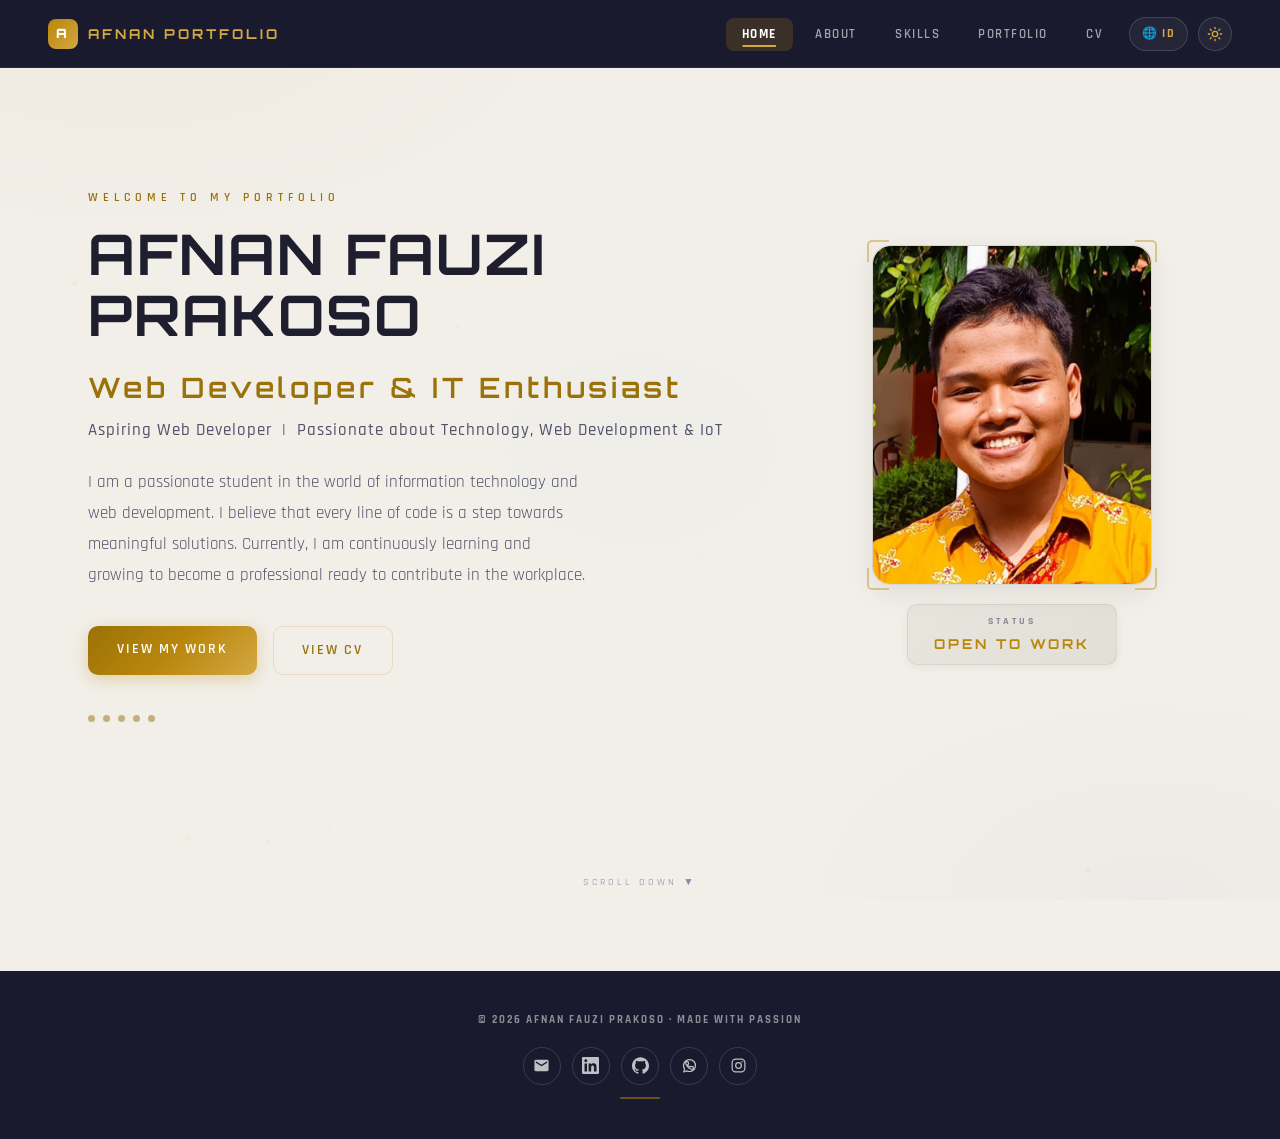
<file: index.html>
<!DOCTYPE html>
<html lang="en">
<head>
  <meta charset="UTF-8" />
  <meta name="viewport" content="width=device-width, initial-scale=1.0" />
  <title>Afnan Fauzi Prakoso — Home</title>
  <link rel="preconnect" href="https://fonts.googleapis.com" />
  <link rel="preconnect" href="https://fonts.gstatic.com" crossorigin />
  <link href="https://fonts.googleapis.com/css2?family=Rajdhani:wght@300;400;500;600;700&family=Orbitron:wght@400;500;600;700;800;900&family=Inter:wght@300;400;500;600;700&display=swap" rel="stylesheet" />
  <link rel="stylesheet" href="style.css" />
  <script>
    (function () {
      var t = null;
      try { t = localStorage.getItem('theme'); } catch (e) {}
      if (t !== 'light' && t !== 'dark') {
        t = window.matchMedia('(prefers-color-scheme: dark)').matches ? 'dark' : 'light';
      }
      document.documentElement.setAttribute('data-theme', t);
    })();
  </script>
</head>
<body>

  <canvas id="bgCanvas"></canvas >

  <!-- NAVBAR -->
  <nav class="navbar" id="navbar">
    <div class="nav-brand">
      <div class="nav-brand-icon">A</div>
      <span class="brand-text">AFNAN PORTFOLIO</span>
    </div>
    <ul class="nav-links" id="navLinks">
      <li><a href="index.html"     class="nav-link active">Home</a></li>
      <li><a href="about.html"     class="nav-link">About</a></li>
      <li><a href="skills.html"    class="nav-link">Skills</a></li>
      <li><a href="portfolio.html" class="nav-link">Portfolio</a></li>
      <li><a href="cv.html"        class="nav-link">CV</a></li>
    </ul>
    <button class="lang-toggle" id="langToggle" aria-label="Switch language" title="Switch language">🌐 <span id="langLabel">ID</span></button>
    <button class="theme-toggle" id="themeToggle" aria-label="Toggle light/dark theme" title="Toggle theme">
      <svg class="icon-sun" viewBox="0 0 24 24" fill="none" stroke="currentColor" stroke-width="2" stroke-linecap="round"><circle cx="12" cy="12" r="4"/><path d="M12 2v2M12 20v2M4.9 4.9l1.4 1.4M17.7 17.7l1.4 1.4M2 12h2M20 12h2M4.9 19.1l1.4-1.4M17.7 6.3l1.4-1.4"/></svg>
      <svg class="icon-moon" viewBox="0 0 24 24" fill="none" stroke="currentColor" stroke-width="2" stroke-linecap="round" stroke-linejoin="round"><path d="M21 12.8A9 9 0 1 1 11.2 3a7 7 0 0 0 9.8 9.8z"/></svg>
    </button>
    <button class="hamburger" id="hamburger" aria-label="Menu">
      <span></span><span></span><span></span>
    </button>
  </nav>

  <!-- PAGE 1 — HOMEPAGE -->
  <main class="page page-home">
    <div class="home-container">

      <!-- TEXT SIDE -->
      <div class="home-text">
        <p class="greeting">WELCOME TO MY PORTFOLIO</p>

        <h1 class="full-name">
          AFNAN FAUZI PRAKOSO
          <br/>
          <span class="nickname">Web Developer & IT Enthusiast</span>
        </h1>

        <p class="tagline">
          Aspiring Web Developer &nbsp;|&nbsp; Passionate about Technology, Web Development &amp; IoT
        </p>

        <p class="bio">
          I am a passionate student in the world of information technology and web development.
          I believe that every line of code is a step towards meaningful solutions.
          Currently, I am continuously learning and growing to become a professional ready to contribute in the workplace.
        </p>

        <div class="home-buttons">
          <a href="portfolio.html" class="btn btn-primary">View My Work</a>
          <a href="cv.html"        class="btn btn-outline">View CV</a>
        </div>

        <div class="dots-row">
          <span class="dot"></span>
          <span class="dot"></span>
          <span class="dot"></span>
          <span class="dot"></span>
          <span class="dot"></span>
        </div>
      </div>

      <!-- PHOTO SIDE -->
      <div class="home-photo">
        <div class="photo-frame">
          <div class="photo-inner">
            <img src="image/foto home.jpeg" alt="Professional Photo" class="profile-photo" />
            <div class="photo-fallback">
              <span>YOUR</span>
              <span>PHOTO</span>
            </div>
          </div>
          <div class="frame-corner tl"></div>
          <div class="frame-corner tr"></div>
          <div class="frame-corner bl"></div>
          <div class="frame-corner br"></div>
        </div>

        <div class="score-badge">
          <span class="pixel-text">STATUS</span>
          <span class="score-val">OPEN TO WORK</span>
        </div>
      </div>

    </div>

    <div class="scroll-hint">SCROLL DOWN ▼</div>
  </main>

  <!-- FOOTER -->
  <footer class="site-footer">
    <p class="pixel-text">© 2026 AFNAN FAUZI PRAKOSO · MADE WITH PASSION</p>
    <!-- ISI href SOSIAL MEDIA DI BAWAH INI -->
    <div class="footer-social">
      <a href="mailto:afnanfauzi57@gmail.com" aria-label="Email" title="Email">
        <svg viewBox="0 0 24 24" aria-hidden="true"><path d="M20 4H4c-1.1 0-1.99.9-1.99 2L2 18c0 1.1.9 2 2 2h16c1.1 0 2-.9 2-2V6c0-1.1-.9-2-2-2zm0 4l-8 5-8-5V6l8 5 8-5v2z"/></svg>
      </a>
      <a href="https://www.linkedin.com/in/afnan-fauzi-6ab886408" target="_blank" rel="noopener noreferrer" aria-label="LinkedIn" title="LinkedIn">
        <svg viewBox="0 0 24 24" aria-hidden="true"><path d="M20.447 20.452h-3.554v-5.569c0-1.328-.027-3.037-1.852-3.037-1.853 0-2.136 1.445-2.136 2.939v5.667H9.351V9h3.414v1.561h.046c.477-.9 1.637-1.85 3.37-1.85 3.601 0 4.267 2.37 4.267 5.455v6.286zM5.337 7.433c-1.144 0-2.063-.926-2.063-2.065 0-1.138.92-2.063 2.063-2.063 1.14 0 2.064.925 2.064 2.063 0 1.139-.925 2.065-2.064 2.065zm1.782 13.019H3.555V9h3.564v11.452zM22.225 0H1.771C.792 0 0 .774 0 1.729v20.542C0 23.227.792 24 1.771 24h20.451C23.2 24 24 23.227 24 22.271V1.729C24 .774 23.2 0 22.222 0h.003z"/></svg>
      </a>
      <a href="#" target="_blank" rel="noopener noreferrer" aria-label="GitHub" title="GitHub">
        <svg viewBox="0 0 24 24" aria-hidden="true"><path d="M12 .297c-6.63 0-12 5.373-12 12 0 5.303 3.438 9.8 8.205 11.385.6.113.82-.258.82-.577 0-.285-.01-1.04-.015-2.04-3.338.724-4.042-1.61-4.042-1.61C4.422 18.07 3.633 17.7 3.633 17.7c-1.087-.744.084-.729.084-.729 1.205.084 1.838 1.236 1.838 1.236 1.07 1.835 2.809 1.305 3.495.998.108-.776.417-1.305.76-1.605-2.665-.3-5.466-1.332-5.466-5.93 0-1.31.465-2.38 1.235-3.22-.135-.303-.54-1.523.105-3.176 0 0 1.005-.322 3.3 1.23.96-.267 1.98-.399 3-.405 1.02.006 2.04.138 3 .405 2.28-1.552 3.285-1.23 3.285-1.23.645 1.653.24 2.873.12 3.176.765.84 1.23 1.91 1.23 3.22 0 4.61-2.805 5.625-5.475 5.92.42.36.81 1.096.81 2.22 0 1.606-.015 2.896-.015 3.286 0 .315.21.69.825.57C20.565 22.092 24 17.592 24 12.297c0-6.627-5.373-12-12-12"/></svg>
      </a>
      <a href="https://wa.me/62895621105005" target="_blank" rel="noopener noreferrer" aria-label="WhatsApp" title="WhatsApp">
        <svg class="icon-stroke" viewBox="0 0 24 24" aria-hidden="true"><path d="M12 3.6a8.4 8.4 0 0 0-6.9 13.2l-1.2 4.2 4.6-1.4a8.4 8.4 0 1 0 3.5-16Z"/><g transform="translate(4.92 4.92) scale(.58)" stroke-width="2.9"><path d="M21.6 16.9v2.7a1.9 1.9 0 0 1-2 1.9 18.9 18.9 0 0 1-8.2-2.9 18.6 18.6 0 0 1-5.7-5.7A18.9 18.9 0 0 1 2.7 4.6 1.9 1.9 0 0 1 4.6 2.6h2.7a1.9 1.9 0 0 1 1.9 1.6c.1 1 .4 1.9.6 2.8a1.9 1.9 0 0 1-.4 2L7.6 10.2a15.3 15.3 0 0 0 5.7 5.7l1.2-1.2a1.9 1.9 0 0 1 2-.4c.9.3 1.8.5 2.8.6a1.9 1.9 0 0 1 2.3 2Z"/></g></svg>
      </a>
      <a href="https://www.instagram.com/afn_576/" target="_blank" rel="noopener noreferrer" aria-label="Instagram" title="Instagram">
        <svg class="icon-stroke" viewBox="0 0 24 24" aria-hidden="true"><rect x="3" y="3" width="18" height="18" rx="5"/><circle cx="12" cy="12" r="4"/><circle cx="17.2" cy="6.8" r="1.1" fill="currentColor" stroke="none"/></svg>
      </a>
    </div>
    <div class="footer-divider"></div>
  </footer>

  <script src="script.js"></script>
</body>
</html>
</file>
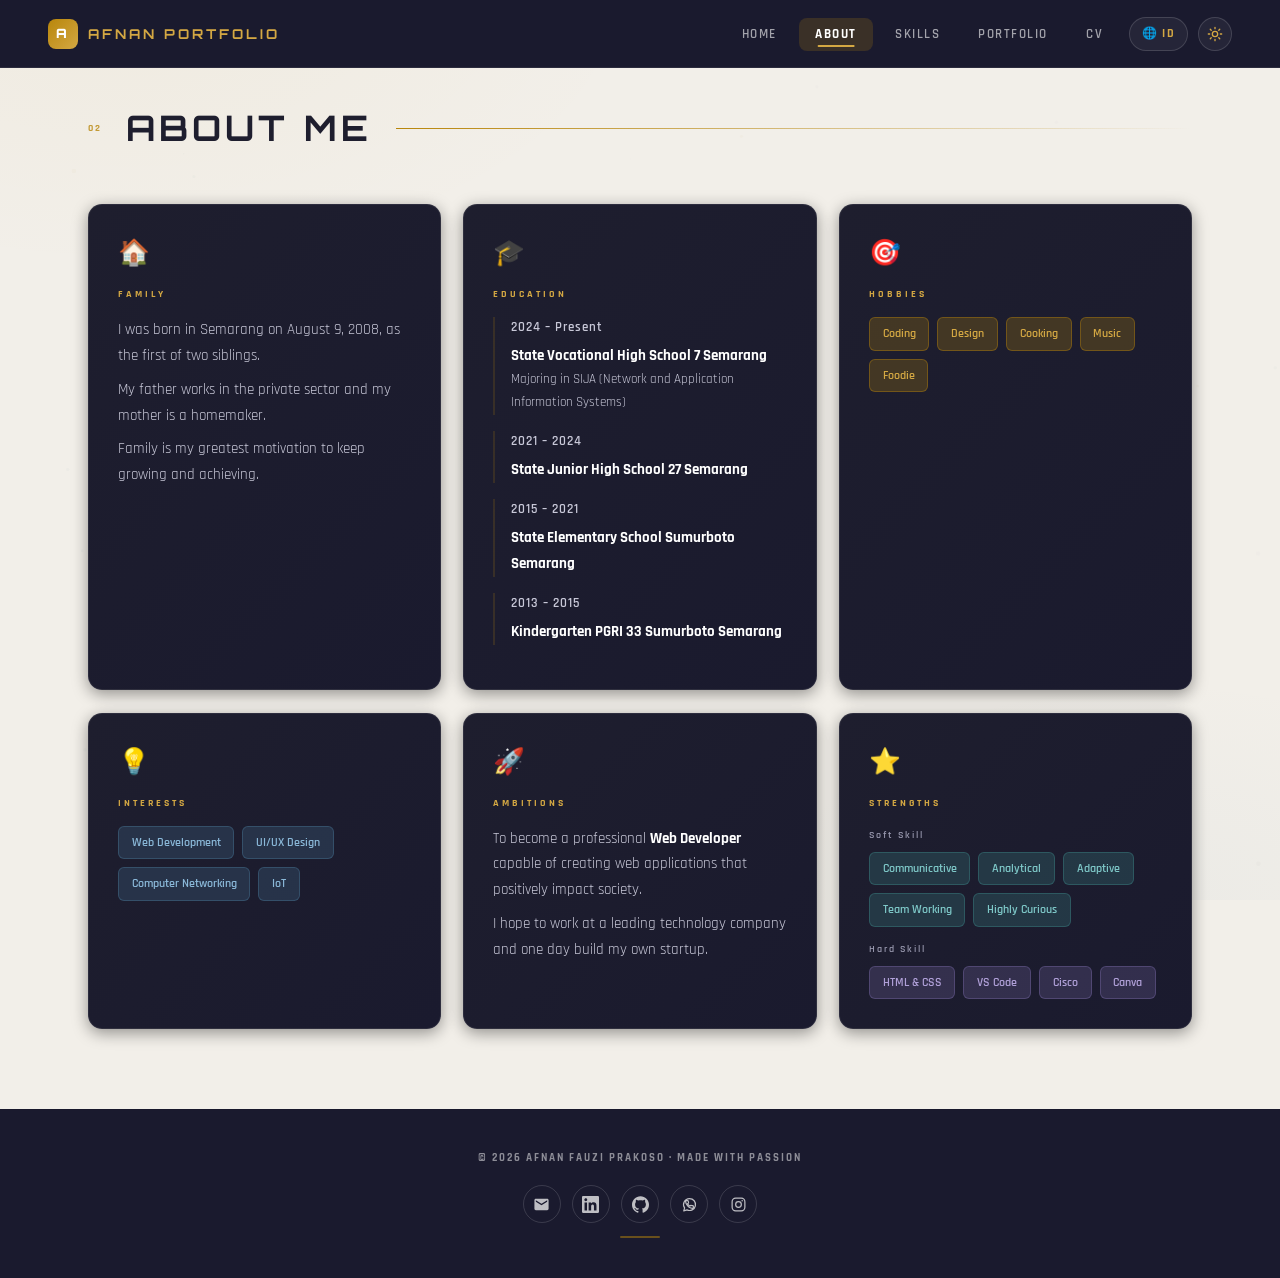
<file: about.html>
<!DOCTYPE html>
<html lang="en">
<head>
  <meta charset="UTF-8" />
  <meta name="viewport" content="width=device-width, initial-scale=1.0" />
  <title>Afnan Fauzi Prakoso — About Me</title>
  <link rel="preconnect" href="https://fonts.googleapis.com" />
  <link rel="preconnect" href="https://fonts.gstatic.com" crossorigin />
  <link href="https://fonts.googleapis.com/css2?family=Rajdhani:wght@300;400;500;600;700&family=Orbitron:wght@400;500;600;700;800;900&family=Inter:wght@300;400;500;600;700&display=swap" rel="stylesheet" />
  <link rel="stylesheet" href="style.css" />
  <script>
    (function () {
      var t = null;
      try { t = localStorage.getItem('theme'); } catch (e) {}
      if (t !== 'light' && t !== 'dark') {
        t = window.matchMedia('(prefers-color-scheme: dark)').matches ? 'dark' : 'light';
      }
      document.documentElement.setAttribute('data-theme', t);
    })();
  </script>
</head>
<body>

  <canvas id="bgCanvas"></canvas>

  <!-- NAVBAR -->
  <nav class="navbar" id="navbar">
    <div class="nav-brand">
      <div class="nav-brand-icon">A</div>
      <span class="brand-text">AFNAN PORTFOLIO</span>
    </div>
    <ul class="nav-links" id="navLinks">
      <li><a href="index.html"     class="nav-link">Home</a></li>
      <li><a href="about.html"     class="nav-link active">About</a></li>
      <li><a href="skills.html"    class="nav-link">Skills</a></li>
      <li><a href="portfolio.html" class="nav-link">Portfolio</a></li>
      <li><a href="cv.html"        class="nav-link">CV</a></li>
    </ul>
    <button class="lang-toggle" id="langToggle" aria-label="Switch language" title="Switch language">🌐 <span id="langLabel">ID</span></button>
    <button class="theme-toggle" id="themeToggle" aria-label="Toggle light/dark theme" title="Toggle theme">
      <svg class="icon-sun" viewBox="0 0 24 24" fill="none" stroke="currentColor" stroke-width="2" stroke-linecap="round"><circle cx="12" cy="12" r="4"/><path d="M12 2v2M12 20v2M4.9 4.9l1.4 1.4M17.7 17.7l1.4 1.4M2 12h2M20 12h2M4.9 19.1l1.4-1.4M17.7 6.3l1.4-1.4"/></svg>
      <svg class="icon-moon" viewBox="0 0 24 24" fill="none" stroke="currentColor" stroke-width="2" stroke-linecap="round" stroke-linejoin="round"><path d="M21 12.8A9 9 0 1 1 11.2 3a7 7 0 0 0 9.8 9.8z"/></svg>
    </button>
    <button class="hamburger" id="hamburger" aria-label="Menu">
      <span></span><span></span><span></span>
    </button>
  </nav>

  <!-- PAGE 2 — ABOUT ME -->
  <main class="page">

    <div class="section-header">
      <span class="section-number">02</span>
      <h2 class="section-title">ABOUT ME</h2>
      <span class="section-line"></span>
    </div>

    <div class="about-grid">

      <!-- FAMILY -->
      <div class="about-card fade-in">
        <div class="card-icon">🏠</div>
        <h3 class="card-title">FAMILY</h3>
        <div class="card-body">
          <p>I was born in Semarang on August 9, 2008, as the first of two siblings.</p>
          <p>My father works in the private sector and my mother is a homemaker.</p>
          <p>Family is my greatest motivation to keep growing and achieving.</p>
        </div>
      </div>

      <!-- EDUCATION -->
      <div class="about-card fade-in">
        <div class="card-icon">🎓</div>
        <h3 class="card-title">EDUCATION</h3>
        <div class="card-body">
          <div class="edu-item">
            <span class="edu-year">2024 – Present</span>
            <strong>State Vocational High School 7 Semarang</strong>
            <span>Majoring in SIJA (Network and Application Information Systems)</span>
          </div>
          <div class="edu-item">
            <span class="edu-year">2021 – 2024</span>
            <strong>State Junior High School 27 Semarang</strong>
          </div>
          <div class="edu-item">
            <span class="edu-year">2015 – 2021</span>
            <strong>State Elementary School Sumurboto Semarang</strong>
          </div>
          <div class="edu-item">
            <span class="edu-year">2013 – 2015</span>
            <strong>Kindergarten PGRI 33 Sumurboto Semarang</strong>
          </div>
        </div>
      </div>

      <!-- HOBBIES -->
      <div class="about-card fade-in">
        <div class="card-icon">🎯</div>
        <h3 class="card-title">HOBBIES</h3>
        <div class="card-body hobi-list">
          <span class="hobi-tag">Coding</span>
          <span class="hobi-tag">Design</span>
          <span class="hobi-tag">Cooking</span>
          <span class="hobi-tag">Music</span>
          <span class="hobi-tag">Foodie</span>
        </div>
      </div>

      <!-- INTERESTS -->
      <div class="about-card fade-in">
        <div class="card-icon">💡</div>
        <h3 class="card-title">INTERESTS</h3>
        <div class="card-body hobi-list">
          <span class="hobi-tag interest">Web Development</span>
          <span class="hobi-tag interest">UI/UX Design</span>
          <span class="hobi-tag interest">Computer Networking</span>
          <span class="hobi-tag interest">IoT</span>
        </div>
      </div>

      <!-- AMBITIONS -->
      <div class="about-card fade-in">
        <div class="card-icon">🚀</div>
        <h3 class="card-title">AMBITIONS</h3>
        <div class="card-body">
          <p>To become a professional <strong>Web Developer</strong> capable of creating web applications that positively impact society.</p>
          <p>I hope to work at a leading technology company and one day build my own startup.</p>
        </div>
      </div>

      <!-- STRENGTHS -->
      <div class="about-card fade-in">
        <div class="card-icon">⭐</div>
        <h3 class="card-title">STRENGTHS</h3>
        <div class="card-body">
          <p class="kelebihan-label">Soft Skill</p>
          <div class="hobi-list">
            <span class="hobi-tag soft">Communicative</span>
            <span class="hobi-tag soft">Analytical</span>
            <span class="hobi-tag soft">Adaptive</span>
            <span class="hobi-tag soft">Team Working</span>
            <span class="hobi-tag soft">Highly Curious</span>
          </div>
          <p class="kelebihan-label" style="margin-top:0.8rem">Hard Skill</p>
          <div class="hobi-list">
            <span class="hobi-tag hard">HTML &amp; CSS</span>
            <span class="hobi-tag hard">VS Code</span>
            <span class="hobi-tag hard">Cisco</span>
            <span class="hobi-tag hard">Canva</span>
          </div>
        </div>
      </div>

    </div>
  </main>

  <!-- FOOTER -->
  <footer class="site-footer">
    <p class="pixel-text">© 2026 AFNAN FAUZI PRAKOSO · MADE WITH PASSION</p>
    <!-- ISI href SOSIAL MEDIA DI BAWAH INI -->
    <div class="footer-social">
      <a href="mailto:afnanfauzi57@gmail.com" aria-label="Email" title="Email">
        <svg viewBox="0 0 24 24" aria-hidden="true"><path d="M20 4H4c-1.1 0-1.99.9-1.99 2L2 18c0 1.1.9 2 2 2h16c1.1 0 2-.9 2-2V6c0-1.1-.9-2-2-2zm0 4l-8 5-8-5V6l8 5 8-5v2z"/></svg>
      </a>
      <a href="https://www.linkedin.com/in/afnan-fauzi-6ab886408" target="_blank" rel="noopener noreferrer" aria-label="LinkedIn" title="LinkedIn">
        <svg viewBox="0 0 24 24" aria-hidden="true"><path d="M20.447 20.452h-3.554v-5.569c0-1.328-.027-3.037-1.852-3.037-1.853 0-2.136 1.445-2.136 2.939v5.667H9.351V9h3.414v1.561h.046c.477-.9 1.637-1.85 3.37-1.85 3.601 0 4.267 2.37 4.267 5.455v6.286zM5.337 7.433c-1.144 0-2.063-.926-2.063-2.065 0-1.138.92-2.063 2.063-2.063 1.14 0 2.064.925 2.064 2.063 0 1.139-.925 2.065-2.064 2.065zm1.782 13.019H3.555V9h3.564v11.452zM22.225 0H1.771C.792 0 0 .774 0 1.729v20.542C0 23.227.792 24 1.771 24h20.451C23.2 24 24 23.227 24 22.271V1.729C24 .774 23.2 0 22.222 0h.003z"/></svg>
      </a>
      <a href="#" target="_blank" rel="noopener noreferrer" aria-label="GitHub" title="GitHub">
        <svg viewBox="0 0 24 24" aria-hidden="true"><path d="M12 .297c-6.63 0-12 5.373-12 12 0 5.303 3.438 9.8 8.205 11.385.6.113.82-.258.82-.577 0-.285-.01-1.04-.015-2.04-3.338.724-4.042-1.61-4.042-1.61C4.422 18.07 3.633 17.7 3.633 17.7c-1.087-.744.084-.729.084-.729 1.205.084 1.838 1.236 1.838 1.236 1.07 1.835 2.809 1.305 3.495.998.108-.776.417-1.305.76-1.605-2.665-.3-5.466-1.332-5.466-5.93 0-1.31.465-2.38 1.235-3.22-.135-.303-.54-1.523.105-3.176 0 0 1.005-.322 3.3 1.23.96-.267 1.98-.399 3-.405 1.02.006 2.04.138 3 .405 2.28-1.552 3.285-1.23 3.285-1.23.645 1.653.24 2.873.12 3.176.765.84 1.23 1.91 1.23 3.22 0 4.61-2.805 5.625-5.475 5.92.42.36.81 1.096.81 2.22 0 1.606-.015 2.896-.015 3.286 0 .315.21.69.825.57C20.565 22.092 24 17.592 24 12.297c0-6.627-5.373-12-12-12"/></svg>
      </a>
      <a href="https://wa.me/62895621105005" target="_blank" rel="noopener noreferrer" aria-label="WhatsApp" title="WhatsApp">
        <svg class="icon-stroke" viewBox="0 0 24 24" aria-hidden="true"><path d="M12 3.6a8.4 8.4 0 0 0-6.9 13.2l-1.2 4.2 4.6-1.4a8.4 8.4 0 1 0 3.5-16Z"/><g transform="translate(4.92 4.92) scale(.58)" stroke-width="2.9"><path d="M21.6 16.9v2.7a1.9 1.9 0 0 1-2 1.9 18.9 18.9 0 0 1-8.2-2.9 18.6 18.6 0 0 1-5.7-5.7A18.9 18.9 0 0 1 2.7 4.6 1.9 1.9 0 0 1 4.6 2.6h2.7a1.9 1.9 0 0 1 1.9 1.6c.1 1 .4 1.9.6 2.8a1.9 1.9 0 0 1-.4 2L7.6 10.2a15.3 15.3 0 0 0 5.7 5.7l1.2-1.2a1.9 1.9 0 0 1 2-.4c.9.3 1.8.5 2.8.6a1.9 1.9 0 0 1 2.3 2Z"/></g></svg>
      </a>
      <a href="https://www.instagram.com/afn_576/" target="_blank" rel="noopener noreferrer" aria-label="Instagram" title="Instagram">
        <svg class="icon-stroke" viewBox="0 0 24 24" aria-hidden="true"><rect x="3" y="3" width="18" height="18" rx="5"/><circle cx="12" cy="12" r="4"/><circle cx="17.2" cy="6.8" r="1.1" fill="currentColor" stroke="none"/></svg>
      </a>
    </div>
    <div class="footer-divider"></div>
  </footer>

  <script src="script.js"></script>
</body>
</html>
</file>
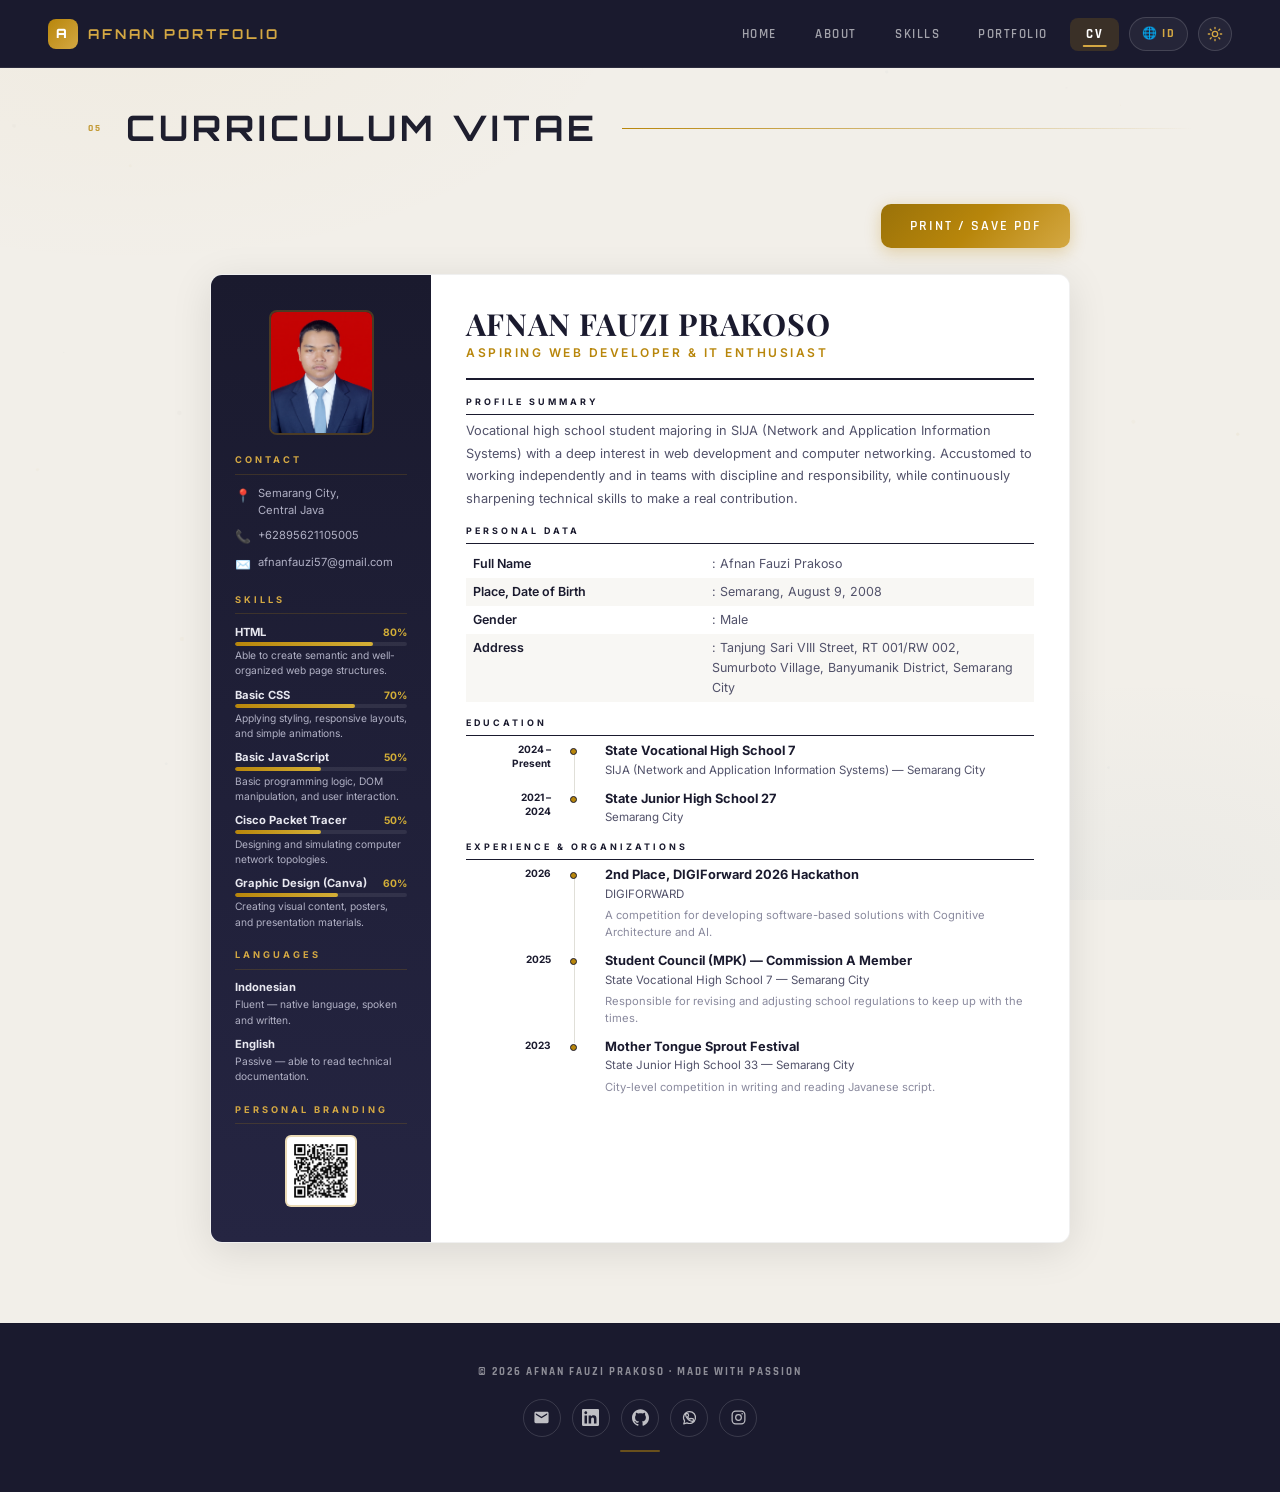
<file: cv.html>
<!DOCTYPE html>
<html lang="en">
<head>
  <meta charset="UTF-8" />
  <meta name="viewport" content="width=device-width, initial-scale=1.0" />
  <title>Afnan Fauzi Prakoso — Curriculum Vitae</title>
  <link rel="preconnect" href="https://fonts.googleapis.com" />
  <link rel="preconnect" href="https://fonts.gstatic.com" crossorigin />
  <link href="https://fonts.googleapis.com/css2?family=Rajdhani:wght@300;400;500;600;700&family=Orbitron:wght@400;500;600;700;800;900&family=Inter:wght@300;400;500;600;700&family=Playfair+Display:wght@600;700&display=swap" rel="stylesheet" />
  <link rel="stylesheet" href="style.css" />
  <style>
    .cv-page-wrap { max-width: 860px; margin: 0 auto; }
    .cv-actions { display: flex; justify-content: flex-end; gap: 0.8rem; margin-bottom: 1.6rem; }

    .cv-sheet {
      display: grid;
      grid-template-columns: 220px 1fr;
      background: #fff;
      border-radius: 12px;
      overflow: hidden;
      box-shadow: 0 8px 40px rgba(0,0,0,0.1);
      font-family: 'Inter', sans-serif;
      color: #1e1e2e;
      border: 1px solid rgba(0,0,0,0.06);
    }

    .cvp-sidebar {
      background: linear-gradient(180deg, #1a1a2e 0%, #252542 100%);
      padding: 2.2rem 1.5rem;
      display: flex;
      flex-direction: column;
      gap: 1.15rem;
    }

    .cvp-photo-box { display: flex; flex-direction: column; align-items: center; gap: 0.7rem; }
    .cvp-photo {
      width: 105px; height: 125px;
      object-fit: cover; object-position: top;
      border-radius: 8px;
      border: 2px solid rgba(184,134,11,0.3);
    }
    .cvp-photo-placeholder {
      width: 105px; height: 125px;
      border-radius: 8px;
      border: 2px solid rgba(184,134,11,0.3);
      background: #1e1e32;
      display: flex; align-items: center; justify-content: center;
      font-size: 0.62rem; color: #8a8a9e; letter-spacing: 1px;
    }

    .cvp-sb-section { display: flex; flex-direction: column; gap: 0.5rem; }
    .cvp-sb-title {
      font-family: 'Inter', sans-serif;
      font-size: 0.58rem; font-weight: 700;
      letter-spacing: 3px; text-transform: uppercase;
      color: #d4a843;
      padding-bottom: 0.35rem;
      border-bottom: 1px solid rgba(184,134,11,0.2);
      margin-bottom: 0.15rem;
    }

    .cvp-contact { list-style: none; display: flex; flex-direction: column; gap: 0.5rem; }
    .cvp-contact li {
      display: flex; align-items: flex-start; gap: 0.45rem;
      font-size: 0.7rem; color: #b0b0c4;
      line-height: 1.5; word-break: break-all;
    }
    .cvp-ci { font-size: 0.8rem; flex-shrink: 0; margin-top: 0.05rem; }

    .cvp-skill-rows { display: flex; flex-direction: column; gap: 0.55rem; }
    .cvp-skill-row { display: flex; flex-direction: column; gap: 0.15rem; }
    .cvp-skill-name { font-size: 0.7rem; font-weight: 700; color: #e8e8f0; line-height: 1.3; }
    .cvp-skill-desc { font-size: 0.64rem; color: #b0b0c4; line-height: 1.5; }
    .cvp-skill-line { display: flex; justify-content: space-between; align-items: baseline; gap: 0.4rem; }
    .cvp-skill-pct { font-size: 0.64rem; font-weight: 700; color: #d4af37; flex-shrink: 0; line-height: 1.3; }
    .cvp-skill-bar { height: 4px; border-radius: 2px; background: rgba(255,255,255,0.08); overflow: hidden; }
    .cvp-skill-bar i { display: block; height: 100%; border-radius: 2px; background: linear-gradient(90deg, #b8860b, #d4af37); }

    .cvp-qr-box { display: flex; justify-content: center; align-items: center; }
    .cvp-qr-img {
      width: 72px; height: 72px;
      background: #fff; padding: 4px;
      border-radius: 6px;
      border: 2px solid rgba(184,134,11,0.3);
    }
    .cvp-qr-caption {
      font-size: 0.6rem; color: #b0b0c4;
      text-align: center; line-height: 1.4;
      margin-top: 0.4rem;
    }

    .cvp-quote {
      margin-top: auto; padding: 0.85rem 0.9rem;
      border-left: 3px solid #d4a843;
      font-size: 0.7rem; font-style: italic;
      color: #8a8a9e; line-height: 1.7;
    }

    .cvp-main {
      background: #fff;
      padding: 2rem 2.2rem 1.8rem;
      display: flex; flex-direction: column; gap: 0.9rem;
    }

    .cvp-header { border-bottom: 2px solid #1a1a2e; padding-bottom: 1rem; }
    .cvp-name {
      font-family: 'Playfair Display', serif;
      font-size: 1.9rem; font-weight: 700;
      color: #1a1a2e; letter-spacing: 1px;
      line-height: 1.1; margin-bottom: 0.2rem;
    }
    .cvp-role {
      font-size: 0.75rem; font-weight: 600;
      letter-spacing: 2.5px; text-transform: uppercase;
      color: #b8860b;
    }

    .cvp-section { display: flex; flex-direction: column; gap: 0.35rem; }
    .cvp-sec-title {
      font-size: 0.56rem; font-weight: 700;
      letter-spacing: 3px; text-transform: uppercase;
      color: #1a1a2e;
      padding-bottom: 0.3rem;
      border-bottom: 1.5px solid #1a1a2e;
    }

    .cvp-bio { font-size: 0.8rem; color: #52526a; line-height: 1.75; }

    .cvp-data-table { width: 100%; border-collapse: collapse; font-size: 0.78rem; }
    .cvp-data-table tr td { padding: 0.25rem 0.45rem; color: #52526a; vertical-align: top; }
    .cvp-data-table tr td:first-child {
      font-weight: 600; color: #1a1a2e;
      white-space: nowrap; width: 42%;
    }
    .cvp-data-table tr:nth-child(even) td { background: #f8f7f4; }

    .cvp-timeline { display: flex; flex-direction: column; gap: 0.7rem; }
    .cvp-tl-item {
      display: grid; grid-template-columns: 90px 1fr;
      gap: 1.9rem; position: relative; padding-left: 0.5rem;
    }
    .cvp-tl-item::before {
      content: ''; position: absolute;
      left: 108px; top: 8px; bottom: -1rem;
      width: 1px; background: #e0dfd8;
    }
    .cvp-tl-item:last-child::before { display: none; }
    .cvp-tl-left { display: flex; flex-direction: column; align-items: flex-end; gap: 2px; padding-right: 0.8rem; }
    .cvp-tl-year { font-size: 0.63rem; font-weight: 700; color: #1a1a2e; text-align: right; line-height: 1.4; }
    .cvp-tl-dot {
      position: absolute; left: 104px; top: 6px;
      width: 7px; height: 7px; border-radius: 50%;
      background: #b8860b; border: 1.5px solid #1a1a2e;
      flex-shrink: 0;
    }
    .cvp-tl-right { display: flex; flex-direction: column; gap: 0.15rem; padding-left: 0.65rem; }
    .cvp-tl-inst { font-size: 0.8rem; font-weight: 700; color: #1a1a2e; line-height: 1.35; }
    .cvp-tl-sub { font-size: 0.72rem; color: #52526a; line-height: 1.45; }
    .cvp-tl-desc { font-size: 0.7rem; color: #8a8a9e; line-height: 1.5; margin-top: 0.15rem; }

    @media print {
      #bgCanvas, .navbar, .page > .section-header, .cv-actions, .site-footer { display: none !important; }
      body { background: #fff !important; }
      .page { padding: 0 !important; margin: 0 !important; }
      .cv-page-wrap { max-width: 100% !important; }
      .cv-sheet { box-shadow: none !important; border-radius: 0 !important; width: 100% !important; display: grid !important; grid-template-columns: 210px 1fr !important; }
      .cvp-sidebar { -webkit-print-color-adjust: exact; print-color-adjust: exact; gap: 1rem; }
      .cvp-skill-rows { gap: 0.45rem; }
      .cvp-tl-item, .cvp-section { page-break-inside: avoid; }
    }

    @media (max-width: 700px) {
      .cv-sheet { grid-template-columns: 1fr; }
      .cvp-sidebar { padding: 1.6rem 1.3rem; }
      .cvp-main { padding: 1.4rem 1.1rem; }
      .cvp-name { font-size: 1.5rem; }
      .cvp-tl-item { grid-template-columns: 75px 1fr; }
      .cvp-tl-item::before { left: 68px; }
      .cvp-tl-dot { left: 65px; }
    }
  </style>
  <script>
    (function () {
      var t = null;
      try { t = localStorage.getItem('theme'); } catch (e) {}
      if (t !== 'light' && t !== 'dark') {
        t = window.matchMedia('(prefers-color-scheme: dark)').matches ? 'dark' : 'light';
      }
      document.documentElement.setAttribute('data-theme', t);
    })();
  </script>
</head>
<body>

  <canvas id="bgCanvas"></canvas>

  <nav class="navbar" id="navbar">
    <div class="nav-brand">
      <div class="nav-brand-icon">A</div>
      <span class="brand-text">AFNAN PORTFOLIO</span>
    </div>
    <ul class="nav-links" id="navLinks">
      <li><a href="index.html" class="nav-link">Home</a></li>
      <li><a href="about.html" class="nav-link">About</a></li>
      <li><a href="skills.html" class="nav-link">Skills</a></li>
      <li><a href="portfolio.html" class="nav-link">Portfolio</a></li>
      <li><a href="cv.html" class="nav-link active">CV</a></li>
    </ul>
    <button class="lang-toggle" id="langToggle" aria-label="Switch language" title="Switch language">🌐 <span id="langLabel">ID</span></button>
    <button class="theme-toggle" id="themeToggle" aria-label="Toggle light/dark theme" title="Toggle theme">
      <svg class="icon-sun" viewBox="0 0 24 24" fill="none" stroke="currentColor" stroke-width="2" stroke-linecap="round"><circle cx="12" cy="12" r="4"/><path d="M12 2v2M12 20v2M4.9 4.9l1.4 1.4M17.7 17.7l1.4 1.4M2 12h2M20 12h2M4.9 19.1l1.4-1.4M17.7 6.3l1.4-1.4"/></svg>
      <svg class="icon-moon" viewBox="0 0 24 24" fill="none" stroke="currentColor" stroke-width="2" stroke-linecap="round" stroke-linejoin="round"><path d="M21 12.8A9 9 0 1 1 11.2 3a7 7 0 0 0 9.8 9.8z"/></svg>
    </button>
    <button class="hamburger" id="hamburger" aria-label="Menu">
      <span></span><span></span><span></span>
    </button>
  </nav>

  <main class="page">
    <div class="section-header">
      <span class="section-number">05</span>
      <h2 class="section-title">CURRICULUM VITAE</h2>
      <span class="section-line"></span>
    </div>

    <div class="cv-page-wrap">
      <div class="cv-actions">
        <button class="btn btn-primary" onclick="window.print()">Print / Save PDF</button>
      </div>

      <div class="cv-sheet" id="cvPrint">
        <aside class="cvp-sidebar">
          <div class="cvp-photo-box">
            <img src="image/foto cv.jpg" alt="CV Photo" class="cvp-photo" />
            <div class="cvp-photo-placeholder" style="display:none">PHOTO</div>
          </div>

          <div class="cvp-sb-section">
            <p class="cvp-sb-title">Contact</p>
            <ul class="cvp-contact">
              <li><span class="cvp-ci">📍</span> Semarang City, <br> Central Java</li>
              <li><span class="cvp-ci">📞</span> +62895621105005</li>
              <li><span class="cvp-ci">✉️</span> afnanfauzi57@gmail.com</li>
            </ul>
          </div>

          <div class="cvp-sb-section">
            <p class="cvp-sb-title">Skills</p>
            <div class="cvp-skill-rows">
              <div class="cvp-skill-row">
                <div class="cvp-skill-line">
                  <span class="cvp-skill-name">HTML</span>
                  <span class="cvp-skill-pct">80%</span>
                </div>
                <div class="cvp-skill-bar"><i style="width:80%"></i></div>
                <span class="cvp-skill-desc">Able to create semantic and well-organized web page structures.</span>
              </div>
              <div class="cvp-skill-row">
                <div class="cvp-skill-line">
                  <span class="cvp-skill-name">Basic CSS</span>
                  <span class="cvp-skill-pct">70%</span>
                </div>
                <div class="cvp-skill-bar"><i style="width:70%"></i></div>
                <span class="cvp-skill-desc">Applying styling, responsive layouts, and simple animations.</span>
              </div>
              <div class="cvp-skill-row">
                <div class="cvp-skill-line">
                  <span class="cvp-skill-name">Basic JavaScript</span>
                  <span class="cvp-skill-pct">50%</span>
                </div>
                <div class="cvp-skill-bar"><i style="width:50%"></i></div>
                <span class="cvp-skill-desc">Basic programming logic, DOM manipulation, and user interaction.</span>
              </div>
              <div class="cvp-skill-row">
                <div class="cvp-skill-line">
                  <span class="cvp-skill-name">Cisco Packet Tracer</span>
                  <span class="cvp-skill-pct">50%</span>
                </div>
                <div class="cvp-skill-bar"><i style="width:50%"></i></div>
                <span class="cvp-skill-desc">Designing and simulating computer network topologies.</span>
              </div>
              <div class="cvp-skill-row">
                <div class="cvp-skill-line">
                  <span class="cvp-skill-name">Graphic Design (Canva)</span>
                  <span class="cvp-skill-pct">60%</span>
                </div>
                <div class="cvp-skill-bar"><i style="width:60%"></i></div>
                <span class="cvp-skill-desc">Creating visual content, posters, and presentation materials.</span>
              </div>
            </div>
          </div>

          <div class="cvp-sb-section">
            <p class="cvp-sb-title">Languages</p>
            <div class="cvp-skill-rows">
              <div class="cvp-skill-row">
                <span class="cvp-skill-name">Indonesian</span>
                <span class="cvp-skill-desc">Fluent — native language, spoken and written.</span>
              </div>
              <div class="cvp-skill-row">
                <span class="cvp-skill-name">English</span>
                <span class="cvp-skill-desc">Passive — able to read technical documentation.</span>
              </div>
            </div>
          </div>

          <div class="cvp-sb-section">
            <p class="cvp-sb-title">Personal Branding</p>
            <div class="cvp-qr-box">
              <img src="image/foto cv qr.png" alt="QR Code" class="cvp-qr-img" />
            </div>
          </div>
        </aside>

        <main class="cvp-main">
          <header class="cvp-header">
            <h1 class="cvp-name">AFNAN FAUZI PRAKOSO</h1>
            <p class="cvp-role">Aspiring Web Developer &amp; IT Enthusiast</p>
          </header>

          <section class="cvp-section">
            <h2 class="cvp-sec-title">Profile Summary</h2>
            <p class="cvp-bio">
              Vocational high school student majoring in SIJA (Network and Application Information Systems) with a deep interest in web development and computer networking. Accustomed to working independently and in teams with discipline and responsibility, while continuously sharpening technical skills to make a real contribution.
            </p>
          </section>

          <section class="cvp-section">
            <h2 class="cvp-sec-title">Personal Data</h2>
            <table class="cvp-data-table">
              <tr><td>Full Name</td><td>: Afnan Fauzi Prakoso</td></tr>
              <tr><td>Place, Date of Birth</td><td>: Semarang, August 9, 2008</td></tr>
              <tr><td>Gender</td><td>: Male</td></tr>
              <tr><td>Address</td><td>: Tanjung Sari VIII Street, RT 001/RW 002, Sumurboto Village, Banyumanik District, Semarang City</td></tr>
            </table>
          </section>

          <section class="cvp-section">
            <h2 class="cvp-sec-title">Education</h2>
            <div class="cvp-timeline">
              <div class="cvp-tl-item">
                <div class="cvp-tl-left"><span class="cvp-tl-year">2024 –<br/>Present</span></div>
                <div class="cvp-tl-dot"></div>
                <div class="cvp-tl-right">
                  <span class="cvp-tl-inst">State Vocational High School 7</span>
                  <span class="cvp-tl-sub">SIJA (Network and Application Information Systems) — Semarang City</span>
                </div>
              </div>
              <div class="cvp-tl-item">
                <div class="cvp-tl-left"><span class="cvp-tl-year">2021 –<br/>2024</span></div>
                <div class="cvp-tl-dot"></div>
                <div class="cvp-tl-right">
                  <span class="cvp-tl-inst">State Junior High School 27</span>
                  <span class="cvp-tl-sub">Semarang City</span>
                </div>
              </div>
            </div>
          </section>

          <section class="cvp-section">
            <h2 class="cvp-sec-title">Experience &amp; Organizations</h2>
            <div class="cvp-timeline">
              <div class="cvp-tl-item">
                <div class="cvp-tl-left"><span class="cvp-tl-year">2026</span></div>
                <div class="cvp-tl-dot"></div>
                <div class="cvp-tl-right">
                  <span class="cvp-tl-inst">2nd Place, DIGIForward 2026 Hackathon</span>
                  <span class="cvp-tl-sub">DIGIFORWARD </span>
                  <span class="cvp-tl-desc">A competition for developing software-based solutions with Cognitive Architecture and AI.</span>
                </div>
              </div>
              <div class="cvp-tl-item">
                <div class="cvp-tl-left"><span class="cvp-tl-year">2025</span></div>
                <div class="cvp-tl-dot"></div>
                <div class="cvp-tl-right">
                  <span class="cvp-tl-inst">Student Council (MPK) — Commission A Member</span>
                  <span class="cvp-tl-sub">State Vocational High School 7 — Semarang City</span>
                  <span class="cvp-tl-desc">Responsible for revising and adjusting school regulations to keep up with the times.</span>
                </div>
              </div>
              <div class="cvp-tl-item">
                <div class="cvp-tl-left"><span class="cvp-tl-year">2023</span></div>
                <div class="cvp-tl-dot"></div>
                <div class="cvp-tl-right">
                  <span class="cvp-tl-inst">Mother Tongue Sprout Festival</span>
                  <span class="cvp-tl-sub">State Junior High School 33 — Semarang City</span>
                  <span class="cvp-tl-desc">City-level competition in writing and reading Javanese script.</span>
                </div>
              </div>
            </div>
          </section>

        </main>
      </div>
    </div>
  </main>

  <footer class="site-footer">
    <p class="pixel-text">© 2026 AFNAN FAUZI PRAKOSO · MADE WITH PASSION</p>
    <!-- ISI href SOSIAL MEDIA DI BAWAH INI -->
    <div class="footer-social">
      <a href="mailto:afnanfauzi57@gmail.com" aria-label="Email" title="Email">
        <svg viewBox="0 0 24 24" aria-hidden="true"><path d="M20 4H4c-1.1 0-1.99.9-1.99 2L2 18c0 1.1.9 2 2 2h16c1.1 0 2-.9 2-2V6c0-1.1-.9-2-2-2zm0 4l-8 5-8-5V6l8 5 8-5v2z"/></svg>
      </a>
      <a href="https://www.linkedin.com/in/afnan-fauzi-6ab886408" target="_blank" rel="noopener noreferrer" aria-label="LinkedIn" title="LinkedIn">
        <svg viewBox="0 0 24 24" aria-hidden="true"><path d="M20.447 20.452h-3.554v-5.569c0-1.328-.027-3.037-1.852-3.037-1.853 0-2.136 1.445-2.136 2.939v5.667H9.351V9h3.414v1.561h.046c.477-.9 1.637-1.85 3.37-1.85 3.601 0 4.267 2.37 4.267 5.455v6.286zM5.337 7.433c-1.144 0-2.063-.926-2.063-2.065 0-1.138.92-2.063 2.063-2.063 1.14 0 2.064.925 2.064 2.063 0 1.139-.925 2.065-2.064 2.065zm1.782 13.019H3.555V9h3.564v11.452zM22.225 0H1.771C.792 0 0 .774 0 1.729v20.542C0 23.227.792 24 1.771 24h20.451C23.2 24 24 23.227 24 22.271V1.729C24 .774 23.2 0 22.222 0h.003z"/></svg>
      </a>
      <a href="#" target="_blank" rel="noopener noreferrer" aria-label="GitHub" title="GitHub">
        <svg viewBox="0 0 24 24" aria-hidden="true"><path d="M12 .297c-6.63 0-12 5.373-12 12 0 5.303 3.438 9.8 8.205 11.385.6.113.82-.258.82-.577 0-.285-.01-1.04-.015-2.04-3.338.724-4.042-1.61-4.042-1.61C4.422 18.07 3.633 17.7 3.633 17.7c-1.087-.744.084-.729.084-.729 1.205.084 1.838 1.236 1.838 1.236 1.07 1.835 2.809 1.305 3.495.998.108-.776.417-1.305.76-1.605-2.665-.3-5.466-1.332-5.466-5.93 0-1.31.465-2.38 1.235-3.22-.135-.303-.54-1.523.105-3.176 0 0 1.005-.322 3.3 1.23.96-.267 1.98-.399 3-.405 1.02.006 2.04.138 3 .405 2.28-1.552 3.285-1.23 3.285-1.23.645 1.653.24 2.873.12 3.176.765.84 1.23 1.91 1.23 3.22 0 4.61-2.805 5.625-5.475 5.92.42.36.81 1.096.81 2.22 0 1.606-.015 2.896-.015 3.286 0 .315.21.69.825.57C20.565 22.092 24 17.592 24 12.297c0-6.627-5.373-12-12-12"/></svg>
      </a>
      <a href="https://wa.me/62895621105005" target="_blank" rel="noopener noreferrer" aria-label="WhatsApp" title="WhatsApp">
        <svg class="icon-stroke" viewBox="0 0 24 24" aria-hidden="true"><path d="M12 3.6a8.4 8.4 0 0 0-6.9 13.2l-1.2 4.2 4.6-1.4a8.4 8.4 0 1 0 3.5-16Z"/><g transform="translate(4.92 4.92) scale(.58)" stroke-width="2.9"><path d="M21.6 16.9v2.7a1.9 1.9 0 0 1-2 1.9 18.9 18.9 0 0 1-8.2-2.9 18.6 18.6 0 0 1-5.7-5.7A18.9 18.9 0 0 1 2.7 4.6 1.9 1.9 0 0 1 4.6 2.6h2.7a1.9 1.9 0 0 1 1.9 1.6c.1 1 .4 1.9.6 2.8a1.9 1.9 0 0 1-.4 2L7.6 10.2a15.3 15.3 0 0 0 5.7 5.7l1.2-1.2a1.9 1.9 0 0 1 2-.4c.9.3 1.8.5 2.8.6a1.9 1.9 0 0 1 2.3 2Z"/></g></svg>
      </a>
      <a href="https://www.instagram.com/afn_576/" target="_blank" rel="noopener noreferrer" aria-label="Instagram" title="Instagram">
        <svg class="icon-stroke" viewBox="0 0 24 24" aria-hidden="true"><rect x="3" y="3" width="18" height="18" rx="5"/><circle cx="12" cy="12" r="4"/><circle cx="17.2" cy="6.8" r="1.1" fill="currentColor" stroke="none"/></svg>
      </a>
    </div>
    <div class="footer-divider"></div>
  </footer>

  <script src="script.js"></script>
  <script>
    document.querySelectorAll('.cvp-photo').forEach(img => {
      img.addEventListener('error', () => {
        img.style.display = 'none';
        const ph = img.nextElementSibling;
        if (ph) ph.style.display = 'flex';
      });
    });
  </script>
</body>
</html>
</file>
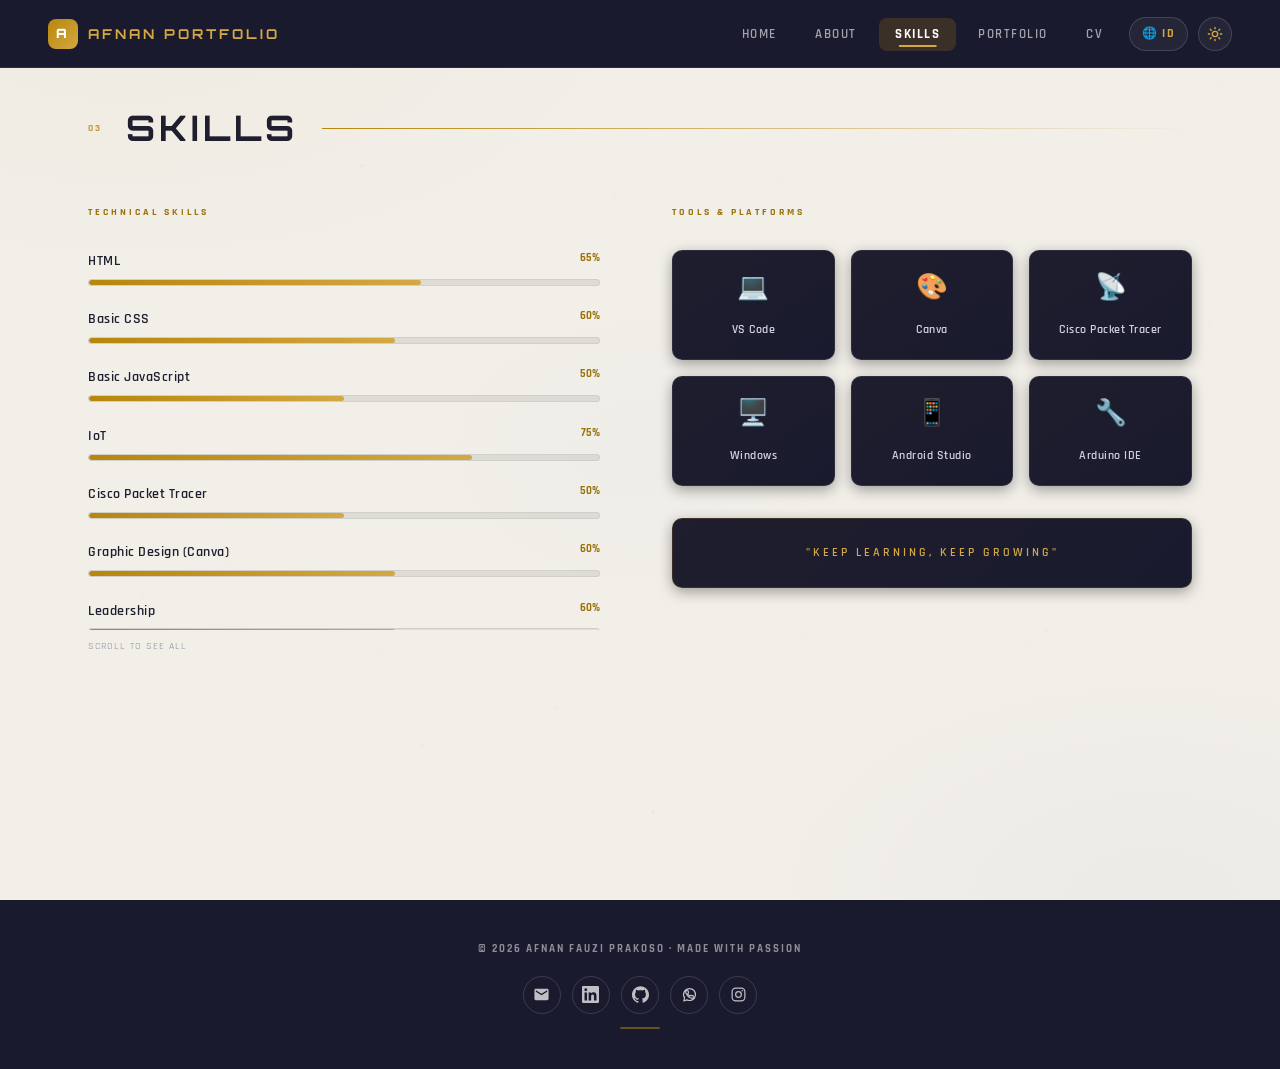
<file: skills.html>
<!DOCTYPE html>
<html lang="en">
<head>
  <meta charset="UTF-8" />
  <meta name="viewport" content="width=device-width, initial-scale=1.0" />
  <title>Afnan Fauzi Prakoso — Skills</title>
  <link rel="preconnect" href="https://fonts.googleapis.com" />
  <link rel="preconnect" href="https://fonts.gstatic.com" crossorigin />
  <link href="https://fonts.googleapis.com/css2?family=Rajdhani:wght@300;400;500;600;700&family=Orbitron:wght@400;500;600;700;800;900&family=Inter:wght@300;400;500;600;700&display=swap" rel="stylesheet" />
  <link rel="stylesheet" href="style.css" />
  <script>
    (function () {
      var t = null;
      try { t = localStorage.getItem('theme'); } catch (e) {}
      if (t !== 'light' && t !== 'dark') {
        t = window.matchMedia('(prefers-color-scheme: dark)').matches ? 'dark' : 'light';
      }
      document.documentElement.setAttribute('data-theme', t);
    })();
  </script>
</head>
<body>

  <canvas id="bgCanvas"></canvas>

  <!-- NAVBAR -->
  <nav class="navbar" id="navbar">
    <div class="nav-brand">
      <div class="nav-brand-icon">A</div>
      <span class="brand-text">AFNAN PORTFOLIO</span>
    </div>
    <ul class="nav-links" id="navLinks">
      <li><a href="index.html"     class="nav-link">Home</a></li>
      <li><a href="about.html"     class="nav-link">About</a></li>
      <li><a href="skills.html"    class="nav-link active">Skills</a></li>
      <li><a href="portfolio.html" class="nav-link">Portfolio</a></li>
      <li><a href="cv.html"        class="nav-link">CV</a></li>
    </ul>
    <button class="lang-toggle" id="langToggle" aria-label="Switch language" title="Switch language">🌐 <span id="langLabel">ID</span></button>
    <button class="theme-toggle" id="themeToggle" aria-label="Toggle light/dark theme" title="Toggle theme">
      <svg class="icon-sun" viewBox="0 0 24 24" fill="none" stroke="currentColor" stroke-width="2" stroke-linecap="round"><circle cx="12" cy="12" r="4"/><path d="M12 2v2M12 20v2M4.9 4.9l1.4 1.4M17.7 17.7l1.4 1.4M2 12h2M20 12h2M4.9 19.1l1.4-1.4M17.7 6.3l1.4-1.4"/></svg>
      <svg class="icon-moon" viewBox="0 0 24 24" fill="none" stroke="currentColor" stroke-width="2" stroke-linecap="round" stroke-linejoin="round"><path d="M21 12.8A9 9 0 1 1 11.2 3a7 7 0 0 0 9.8 9.8z"/></svg>
    </button>
    <button class="hamburger" id="hamburger" aria-label="Menu">
      <span></span><span></span><span></span>
    </button>
  </nav>

  <!-- PAGE 3 — SKILLS -->
  <main class="page">

    <div class="section-header">
      <span class="section-number">03</span>
      <h2 class="section-title">SKILLS</h2>
      <span class="section-line"></span>
    </div>

    <div class="skills-wrapper">

      <!-- SKILL BARS -->
      <div class="skills-left">
        <h3 class="skills-subtitle">TECHNICAL SKILLS</h3>
        <div class="skill-bars" style="
          max-height: 380px;
          overflow-y: auto;
          padding-right: 8px;
          scrollbar-width: thin;
          scrollbar-color: rgba(201,162,39,0.4) rgba(255,255,255,0.05);
        ">

          <div class="skill-item fade-in">
            <div class="skill-meta">
              <span class="skill-name">HTML</span>
              <span class="skill-pct">65%</span>
            </div>
            <div class="skill-track">
              <div class="skill-fill" data-level="65"></div>
            </div>
          </div>

          <div class="skill-item fade-in">
            <div class="skill-meta">
              <span class="skill-name">Basic CSS</span>
              <span class="skill-pct">60%</span>
            </div>
            <div class="skill-track">
              <div class="skill-fill" data-level="60"></div>
            </div>
          </div>

          <div class="skill-item fade-in">
            <div class="skill-meta">
              <span class="skill-name">Basic JavaScript</span>
              <span class="skill-pct">50%</span>
            </div>
            <div class="skill-track">
              <div class="skill-fill" data-level="50"></div>
            </div>
          </div>

          <div class="skill-item fade-in">
            <div class="skill-meta">
              <span class="skill-name">IoT</span>
              <span class="skill-pct">75%</span>
            </div>
            <div class="skill-track">
              <div class="skill-fill" data-level="75"></div>
            </div>
          </div>

          <div class="skill-item fade-in">
            <div class="skill-meta">
              <span class="skill-name">Cisco Packet Tracer</span>
              <span class="skill-pct">50%</span>
            </div>
            <div class="skill-track">
              <div class="skill-fill" data-level="50"></div>
            </div>
          </div>

          <div class="skill-item fade-in">
            <div class="skill-meta">
              <span class="skill-name">Graphic Design (Canva)</span>
              <span class="skill-pct">60%</span>
            </div>
            <div class="skill-track">
              <div class="skill-fill" data-level="60"></div>
            </div>
          </div>

          <div class="skill-item fade-in">
            <div class="skill-meta">
              <span class="skill-name">Leadership</span>
              <span class="skill-pct">60%</span>
            </div>
            <div class="skill-track">
              <div class="skill-fill" data-level="60"></div>
            </div>
          </div>

          <div class="skill-item fade-in">
            <div class="skill-meta">
              <span class="skill-name">Communication</span>
              <span class="skill-pct">70%</span>
            </div>
            <div class="skill-track">
              <div class="skill-fill" data-level="70"></div>
            </div>
          </div>

          <div class="skill-item fade-in">
            <div class="skill-meta">
              <span class="skill-name">Problem Solving</span>
              <span class="skill-pct">65%</span>
            </div>
            <div class="skill-track">
              <div class="skill-fill" data-level="65"></div>
            </div>
          </div>

        </div>
        <p style="font-size:0.65rem; color:var(--text-dim); margin-top:8px; letter-spacing:1px;">SCROLL TO SEE ALL</p>
      </div>

      <!-- TOOLS GRID -->
      <div class="skills-right">
        <h3 class="skills-subtitle">TOOLS &amp; PLATFORMS</h3>
        <div class="tools-grid">
          <div class="tool-card fade-in">
            <div class="tool-icon">💻</div>
            <span>VS Code</span>
          </div>
          <div class="tool-card fade-in">
            <div class="tool-icon">🎨</div>
            <span>Canva</span>
          </div>
          <div class="tool-card fade-in">
            <div class="tool-icon">📡</div>
            <span>Cisco Packet Tracer</span>
          </div>
          <div class="tool-card fade-in">
            <div class="tool-icon">🖥️</div>
            <span>Windows</span>
          </div>
          <div class="tool-card fade-in">
            <div class="tool-icon">📱</div>
            <span>Android Studio</span>
          </div>
          <div class="tool-card fade-in">
            <div class="tool-icon">🔧</div>
            <span>Arduino IDE</span>
          </div>
        </div>

        <div class="skills-quote">
          "KEEP LEARNING, KEEP GROWING"
        </div>
      </div>

    </div>
  </main>

  <!-- FOOTER -->
  <footer class="site-footer">
    <p class="pixel-text">© 2026 AFNAN FAUZI PRAKOSO · MADE WITH PASSION</p>
    <!-- ISI href SOSIAL MEDIA DI BAWAH INI -->
    <div class="footer-social">
      <a href="mailto:afnanfauzi57@gmail.com" aria-label="Email" title="Email">
        <svg viewBox="0 0 24 24" aria-hidden="true"><path d="M20 4H4c-1.1 0-1.99.9-1.99 2L2 18c0 1.1.9 2 2 2h16c1.1 0 2-.9 2-2V6c0-1.1-.9-2-2-2zm0 4l-8 5-8-5V6l8 5 8-5v2z"/></svg>
      </a>
      <a href="https://www.linkedin.com/in/afnan-fauzi-6ab886408" target="_blank" rel="noopener noreferrer" aria-label="LinkedIn" title="LinkedIn">
        <svg viewBox="0 0 24 24" aria-hidden="true"><path d="M20.447 20.452h-3.554v-5.569c0-1.328-.027-3.037-1.852-3.037-1.853 0-2.136 1.445-2.136 2.939v5.667H9.351V9h3.414v1.561h.046c.477-.9 1.637-1.85 3.37-1.85 3.601 0 4.267 2.37 4.267 5.455v6.286zM5.337 7.433c-1.144 0-2.063-.926-2.063-2.065 0-1.138.92-2.063 2.063-2.063 1.14 0 2.064.925 2.064 2.063 0 1.139-.925 2.065-2.064 2.065zm1.782 13.019H3.555V9h3.564v11.452zM22.225 0H1.771C.792 0 0 .774 0 1.729v20.542C0 23.227.792 24 1.771 24h20.451C23.2 24 24 23.227 24 22.271V1.729C24 .774 23.2 0 22.222 0h.003z"/></svg>
      </a>
      <a href="#" target="_blank" rel="noopener noreferrer" aria-label="GitHub" title="GitHub">
        <svg viewBox="0 0 24 24" aria-hidden="true"><path d="M12 .297c-6.63 0-12 5.373-12 12 0 5.303 3.438 9.8 8.205 11.385.6.113.82-.258.82-.577 0-.285-.01-1.04-.015-2.04-3.338.724-4.042-1.61-4.042-1.61C4.422 18.07 3.633 17.7 3.633 17.7c-1.087-.744.084-.729.084-.729 1.205.084 1.838 1.236 1.838 1.236 1.07 1.835 2.809 1.305 3.495.998.108-.776.417-1.305.76-1.605-2.665-.3-5.466-1.332-5.466-5.93 0-1.31.465-2.38 1.235-3.22-.135-.303-.54-1.523.105-3.176 0 0 1.005-.322 3.3 1.23.96-.267 1.98-.399 3-.405 1.02.006 2.04.138 3 .405 2.28-1.552 3.285-1.23 3.285-1.23.645 1.653.24 2.873.12 3.176.765.84 1.23 1.91 1.23 3.22 0 4.61-2.805 5.625-5.475 5.92.42.36.81 1.096.81 2.22 0 1.606-.015 2.896-.015 3.286 0 .315.21.69.825.57C20.565 22.092 24 17.592 24 12.297c0-6.627-5.373-12-12-12"/></svg>
      </a>
      <a href="https://wa.me/62895621105005" target="_blank" rel="noopener noreferrer" aria-label="WhatsApp" title="WhatsApp">
        <svg class="icon-stroke" viewBox="0 0 24 24" aria-hidden="true"><path d="M12 3.6a8.4 8.4 0 0 0-6.9 13.2l-1.2 4.2 4.6-1.4a8.4 8.4 0 1 0 3.5-16Z"/><g transform="translate(4.92 4.92) scale(.58)" stroke-width="2.9"><path d="M21.6 16.9v2.7a1.9 1.9 0 0 1-2 1.9 18.9 18.9 0 0 1-8.2-2.9 18.6 18.6 0 0 1-5.7-5.7A18.9 18.9 0 0 1 2.7 4.6 1.9 1.9 0 0 1 4.6 2.6h2.7a1.9 1.9 0 0 1 1.9 1.6c.1 1 .4 1.9.6 2.8a1.9 1.9 0 0 1-.4 2L7.6 10.2a15.3 15.3 0 0 0 5.7 5.7l1.2-1.2a1.9 1.9 0 0 1 2-.4c.9.3 1.8.5 2.8.6a1.9 1.9 0 0 1 2.3 2Z"/></g></svg>
      </a>
      <a href="https://www.instagram.com/afn_576/" target="_blank" rel="noopener noreferrer" aria-label="Instagram" title="Instagram">
        <svg class="icon-stroke" viewBox="0 0 24 24" aria-hidden="true"><rect x="3" y="3" width="18" height="18" rx="5"/><circle cx="12" cy="12" r="4"/><circle cx="17.2" cy="6.8" r="1.1" fill="currentColor" stroke="none"/></svg>
      </a>
    </div>
    <div class="footer-divider"></div>
  </footer>

  <script src="script.js"></script>
</body>
</html>
</file>
<file: style.css>
/* ════════════════════════════════════════════════
   PERSONAL BRANDING — LIGHT ELEGANT THEME
   style.css
════════════════════════════════════════════════ */

/* ── ROOT VARIABLES ── */
:root {
  /* Warm Light Palette */
  --bg-base:       #f2efe9;
  --bg-warm:       #ece8e0;
  --bg-card:       #ffffff;
  --bg-card-hover: #fdfcfa;

  /* Gold Accent — works on light bg */
  --gold:          #b8860b;
  --gold-hover:    #9a7209;
  --gold-light:    #d4a843;
  --gold-soft:     rgba(184,134,11,0.08);
  --gold-border:   rgba(184,134,11,0.18);

  /* Secondary Accents */
  --accent-blue:   #4a7a9b;
  --accent-teal:   #3d8b8b;
  --accent-lavender: #7b6baa;
  --accent-rose:   #b06b6b;

  /* Text */
  --text:          #1e1e2e;
  --text-secondary:#52526a;
  --text-dim:      #8a8a9e;

  /* Surfaces */
  --surface:       rgba(0,0,0,0.02);
  --border:        rgba(0,0,0,0.06);
  --border-light:  rgba(0,0,0,0.04);
  --border-gold:   rgba(184,134,11,0.2);

/* ── GRADIEN PERMUKAAN TERANG (bingkai foto, badge) ── */
  --grad-frame:    linear-gradient(135deg, #e8e5de, #e2dfd7);

  /* Shadows — soft on light bg */
  --shadow-xs:     0 1px 3px rgba(0,0,0,0.04);
  --shadow-sm:     0 2px 8px rgba(0,0,0,0.06);
  --shadow-md:     0 8px 30px rgba(0,0,0,0.08);
  --shadow-lg:     0 20px 60px rgba(0,0,0,0.1);
  --shadow-card:   0 2px 12px rgba(0,0,0,0.04), 0 0 0 1px rgba(0,0,0,0.02);

  /* Typography */
  --font-heading: 'Orbitron', sans-serif;
  --font-body:    'Rajdhani', sans-serif;

  /* Spacing & Radius */
  --radius:       10px;
  --radius-lg:    14px;
  --radius-xl:    18px;
  --transition:   0.35s cubic-bezier(0.25,0.46,0.45,0.94);
  --transition-fast: 0.2s ease;
}

/* ── OVERRIDE TEMA GELAP ── */
html[data-theme="dark"] {
  --bg-base:       #10101c;
  --bg-warm:       #15152a;
  --bg-card:       #1c1c30;
  --bg-card-hover: #22223a;

  /* Emas — lebih terang agar kontras di latar gelap */
  --gold:          #d4a843;
  --gold-hover:    #b8860b;
  --gold-light:    #e0bd63;
  --gold-soft:     rgba(212,168,67,0.10);
  --gold-border:   rgba(212,168,67,0.28);

  --text:          #e8e8f2;
  --text-secondary:#b0b0c4;
  --text-dim:      #7a7a90;

  --surface:       rgba(255,255,255,0.04);
  --border:        rgba(255,255,255,0.08);
  --border-light:  rgba(255,255,255,0.05);
  --border-gold:   rgba(212,168,67,0.25);

  --grad-frame:    linear-gradient(135deg, #26264a, #202040);

  --shadow-xs:     0 1px 3px rgba(0,0,0,0.35);
  --shadow-sm:     0 2px 8px rgba(0,0,0,0.4);
  --shadow-md:     0 8px 30px rgba(0,0,0,0.5);
  --shadow-lg:     0 20px 60px rgba(0,0,0,0.55);
  --shadow-card:   0 2px 12px rgba(0,0,0,0.4), 0 0 0 1px rgba(255,255,255,0.04);
}

/* ── TEMA GELAP — kartu gelap dibuat lebih terang agar menonjol ── */
html[data-theme="dark"] .about-card,
html[data-theme="dark"] .tool-card,
html[data-theme="dark"] .portfolio-card,
html[data-theme="dark"] .skills-quote {
  background: linear-gradient(135deg, #26264a, #202040);
  border-color: var(--border-gold);
}
html[data-theme="dark"] .about-card:hover,
html[data-theme="dark"] .tool-card:hover,
html[data-theme="dark"] .portfolio-card:hover {
  background: linear-gradient(135deg, #2c2c54, #262648);
}
html[data-theme="dark"] .cv-sidebar {
  background: linear-gradient(180deg, #26264a 0%, #2b2b52 100%);
  border-right-color: var(--border-gold);
}
html[data-theme="dark"] .port-img-wrap { background: #202040; }
html[data-theme="dark"] .port-img-fallback { background: linear-gradient(135deg, #202040, #1b1b36); }
html[data-theme="dark"] .port-overlay { background: rgba(16,16,28,0.78); }
html[data-theme="dark"] .cv-photo-fallback { background: #2b2b52; }

/* ── TRANSISI TEMA GELAP–TERANG HALUS (hanya aktif saat tombol tema ditekan) ── */
html.theme-anim *,
html.theme-anim *::before,
html.theme-anim *::after {
  transition:
    background-color 0.65s cubic-bezier(0.4, 0, 0.2, 1),
    border-color     0.65s cubic-bezier(0.4, 0, 0.2, 1),
    color            0.65s cubic-bezier(0.4, 0, 0.2, 1),
    box-shadow       0.65s cubic-bezier(0.4, 0, 0.2, 1),
    outline-color    0.65s cubic-bezier(0.4, 0, 0.2, 1),
    fill             0.65s cubic-bezier(0.4, 0, 0.2, 1),
    stroke           0.65s cubic-bezier(0.4, 0, 0.2, 1) !important;
}

/* ── RESET ── */
*, *::before, *::after { box-sizing: border-box; margin: 0; padding: 0; }
html { scroll-behavior: smooth; font-size: 16px; }
body {
  background: var(--bg-base);
  background-image:
    radial-gradient(ellipse 80% 60% at 10% 0%, rgba(184,134,11,0.04) 0%, transparent 50%),
    radial-gradient(ellipse 60% 50% at 90% 100%, rgba(74,122,155,0.04) 0%, transparent 50%),
    radial-gradient(ellipse 40% 40% at 50% 50%, rgba(61,139,139,0.02) 0%, transparent 40%);
  background-attachment: fixed;
  color: var(--text);
  font-family: var(--font-body);
  line-height: 1.6;
  overflow-x: hidden;
  min-height: 100vh;
}
img { max-width: 100%; display: block; }
a { color: inherit; text-decoration: none; }

/* ── CANVAS BACKGROUND ── */
#bgCanvas {
  position: fixed;
  inset: 0;
  z-index: 0;
  pointer-events: none;
  opacity: 0.5;
}

/* ── UTILITY ── */
.pixel-text {
  font-family: var(--font-body);
  font-weight: 700;
  letter-spacing: 2px;
}

/* ════════════════════════════════
   NAVBAR — CLEAN & AIRY
════════════════════════════════ */
.navbar {
  position: fixed;
  top: 0; left: 0; right: 0;
  z-index: 100;
  display: flex;
  align-items: center;
  justify-content: space-between;
  padding: 0 3rem;
  height: 68px;
  background: #1a1a2e;
  border-bottom: 1px solid rgba(255,255,255,0.08);
  transition: var(--transition);
}
.navbar.scrolled {
  background: rgba(26,26,46,0.97);
  box-shadow: 0 4px 20px rgba(0,0,0,0.15);
}

.nav-brand {
  display: flex;
  align-items: center;
  gap: 0.6rem;
  font-family: var(--font-heading);
  font-weight: 700;
  font-size: 0.85rem;
  letter-spacing: 3px;
  color: var(--gold-light);
}
.nav-brand-icon {
  width: 30px;
  height: 30px;
  background: linear-gradient(135deg, var(--gold), var(--gold-light));
  border-radius: 8px;
  display: flex;
  align-items: center;
  justify-content: center;
  font-size: 0.8rem;
  color: #fff;
  font-weight: 900;
}

.nav-links {
  display: flex;
  list-style: none;
  gap: 0.4rem;
  margin-left: auto;
}
.nav-link {
  font-family: var(--font-body);
  font-size: 0.82rem;
  font-weight: 600;
  letter-spacing: 1.5px;
  padding: 0.5rem 1rem;
  border-radius: 8px;
  color: rgba(255,255,255,0.6);
  transition: var(--transition-fast);
  position: relative;
  text-transform: uppercase;
}
.nav-link::after {
  content: '';
  position: absolute;
  bottom: 4px; left: 50%; transform: translateX(-50%);
  width: 0; height: 2px;
  background: var(--gold-light);
  transition: var(--transition);
  border-radius: 2px;
}
.nav-link:hover {
  color: #fff;
  background: rgba(184,134,11,0.15);
}
.nav-link.active {
  color: #fff;
  background: rgba(184,134,11,0.2);
  font-weight: 700;
}
.nav-link:hover::after,
.nav-link.active::after { width: 50%; }

/* Tombol Ganti Tema */
.theme-toggle {
  width: 34px;
  height: 34px;
  display: inline-flex;
  align-items: center;
  justify-content: center;
  background: rgba(255,255,255,0.05);
  border: 1px solid rgba(255,255,255,0.14);
  border-radius: 50%;
  cursor: pointer;
  color: var(--gold-light);
  transition: var(--transition-fast);
  padding: 0;
  vertical-align: middle;
  margin-left: 0.6rem;
}
.theme-toggle:hover {
  border-color: var(--gold);
  color: #fff;
  background: rgba(184,134,11,0.18);
  transform: rotate(15deg);
}
.theme-toggle svg { width: 16px; height: 16px; display: block; }
.theme-toggle .icon-moon { display: none; }
html[data-theme="dark"] .theme-toggle .icon-sun { display: none; }
html[data-theme="dark"] .theme-toggle .icon-moon { display: block; }

/* Tombol Ganti Bahasa (ID / EN) */
.lang-toggle {
  display: inline-flex;
  align-items: center;
  gap: 4px;
  height: 34px;
  padding: 0 12px;
  background: rgba(255,255,255,0.05);
  border: 1px solid rgba(255,255,255,0.14);
  border-radius: 999px;
  cursor: pointer;
  color: var(--gold-light);
  font-family: var(--font-body);
  font-size: 0.75rem;
  font-weight: 700;
  letter-spacing: 1.5px;
  transition: var(--transition-fast);
  margin-left: 0.6rem;
  vertical-align: middle;
  white-space: nowrap;
}
.lang-toggle:hover {
  border-color: var(--gold);
  color: #fff;
  background: rgba(184,134,11,0.18);
}
.lang-toggle span { line-height: 1; }

/* Hamburger */
.hamburger {
  display: none;
  flex-direction: column;
  gap: 5px;
  background: none;
  border: none;
  cursor: pointer;
  padding: 4px;
  z-index: 110;
}
.hamburger span {
  display: block;
  width: 22px; height: 2px;
  background: var(--gold-light);
  border-radius: 2px;
  transition: var(--transition);
}
.hamburger.open span:nth-child(1) { transform: translateY(7px) rotate(45deg); }
.hamburger.open span:nth-child(2) { opacity: 0; }
.hamburger.open span:nth-child(3) { transform: translateY(-7px) rotate(-45deg); }

/* ════════════════════════════════
   PAGE BASE
════════════════════════════════ */
.page {
  position: relative;
  z-index: 1;
  min-height: 100vh;
  padding: 100px 3rem 80px;
  max-width: 1200px;
  margin: 0 auto;
  opacity: 0;
  transform: translateY(24px);
  transition: opacity 0.7s ease, transform 0.7s ease;
}
.page.show {
  opacity: 1;
  transform: translateY(0);
}
@media (max-width: 640px) {
  .page { opacity: 1; transform: none; }
}

/* Section Header */
.section-header {
  display: flex;
  align-items: center;
  gap: 1.5rem;
  margin-bottom: 3rem;
}
.section-number {
  font-size: 0.65rem;
  color: var(--gold);
  opacity: 0.8;
  font-weight: 700;
  letter-spacing: 2px;
}
.section-title {
  font-family: var(--font-heading);
  font-size: clamp(1.4rem, 3.5vw, 2.2rem);
  font-weight: 700;
  color: var(--text);
  letter-spacing: 4px;
}
.section-line {
  flex: 1;
  height: 1px;
  background: linear-gradient(90deg, var(--gold), transparent);
}

/* ════════════════════════════════
   PAGE 1 — HOME
════════════════════════════════ */
.page-home {
  display: flex;
  flex-direction: column;
  justify-content: center;
  padding-top: 68px;
}
.home-container {
  display: grid;
  grid-template-columns: 1fr 360px;
  gap: 5rem;
  align-items: center;
  min-height: 86vh;
}

/* Text side */
.greeting {
  font-size: 0.75rem;
  color: var(--gold-hover);
  letter-spacing: 5px;
  margin-bottom: 1rem;
  font-weight: 600;
}

.full-name {
  font-family: var(--font-heading);
  font-size: clamp(2rem, 5vw, 3.5rem);
  font-weight: 700;
  line-height: 1.1;
  color: var(--text);
  letter-spacing: 2px;
  margin-bottom: 0.6rem;
}
.nickname {
  font-size: 0.5em;
  color: var(--gold-hover);
  font-weight: 600;
  letter-spacing: 4px;
}

.tagline {
  font-size: clamp(0.9rem, 1.8vw, 1.05rem);
  font-weight: 500;
  color: var(--text-secondary);
  letter-spacing: 1px;
  margin-bottom: 1.4rem;
}

.bio {
  font-size: clamp(0.95rem, 1.6vw, 1.05rem);
  color: var(--text-secondary);
  max-width: 500px;
  line-height: 1.85;
  margin-bottom: 2.2rem;
}

.home-buttons {
  display: flex;
  gap: 1rem;
  flex-wrap: wrap;
  margin-bottom: 2.5rem;
}

/* Buttons */
.btn {
  font-family: var(--font-body);
  font-size: 0.85rem;
  font-weight: 600;
  letter-spacing: 2px;
  padding: 0.8rem 1.8rem;
  border-radius: var(--radius);
  cursor: pointer;
  transition: var(--transition);
  border: none;
  display: inline-block;
  text-transform: uppercase;
}
.btn-primary {
  background: linear-gradient(135deg, var(--gold-hover), var(--gold), var(--gold-light));
  color: #fff;
  box-shadow: 0 4px 16px rgba(184,134,11,0.3);
}
.btn-primary:hover {
  transform: translateY(-2px);
  box-shadow: 0 6px 24px rgba(184,134,11,0.4);
}
.btn-outline {
  background: transparent;
  color: var(--gold-hover);
  border: 1.5px solid var(--gold-border);
}
.btn-outline:hover {
  background: rgba(184,134,11,0.1);
  border-color: var(--gold);
  transform: translateY(-2px);
}

.dots-row {
  display: flex;
  gap: 0.5rem;
  align-items: center;
}
.dot {
  width: 7px; height: 7px;
  background: var(--gold-hover);
  border-radius: 50%;
  opacity: 0.5;
  animation: dotPulse 2s ease-in-out infinite;
}
.dot:nth-child(2) { animation-delay: 0.2s; }
.dot:nth-child(3) { animation-delay: 0.4s; }
.dot:nth-child(4) { animation-delay: 0.6s; }
.dot:nth-child(5) { animation-delay: 0.8s; }
@keyframes dotPulse {
  0%,100% { transform: scale(1); opacity: 0.5; }
  50%     { transform: scale(0.6); opacity: 0.25; }
}

/* Photo side */
.home-photo {
  display: flex;
  flex-direction: column;
  align-items: center;
  gap: 1.2rem;
}
.photo-frame {
  position: relative;
  width: 280px;
  height: 340px;
}
.photo-inner {
  width: 100%; height: 100%;
  border-radius: var(--radius-xl);
  overflow: hidden;
  background: var(--grad-frame);
  display: flex;
  align-items: center;
  justify-content: center;
  border: 1px solid var(--border);
  box-shadow: var(--shadow-md);
}
.profile-photo {
  width: 100%; height: 100%;
  object-fit: cover;
  object-position: top;
  border-radius: var(--radius-xl);
}
.photo-fallback {
  position: absolute;
  inset: 0;
  display: flex;
  flex-direction: column;
  align-items: center;
  justify-content: center;
  gap: 0.5rem;
  font-size: 0.75rem;
  color: var(--text-dim);
  z-index: -1;
}

/* Elegant corner accents */
.frame-corner {
  position: absolute;
  width: 22px; height: 22px;
  border-color: var(--gold);
  border-style: solid;
  opacity: 0.4;
}
.frame-corner.tl { top: -5px; left: -5px; border-width: 2px 0 0 2px; border-radius: 5px 0 0 0; }
.frame-corner.tr { top: -5px; right: -5px; border-width: 2px 2px 0 0; border-radius: 0 5px 0 0; }
.frame-corner.bl { bottom: -5px; left: -5px; border-width: 0 0 2px 2px; border-radius: 0 0 0 5px; }
.frame-corner.br { bottom: -5px; right: -5px; border-width: 0 2px 2px 0; border-radius: 0 0 5px 0; }

/* Info Badge */
.score-badge {
  background: var(--grad-frame);
  border: 1px solid var(--border);
  border-radius: var(--radius);
  padding: 0.6rem 1.6rem;
  display: flex;
  flex-direction: column;
  align-items: center;
  gap: 0.2rem;
  box-shadow: var(--shadow-sm);
}
.score-badge .pixel-text { font-size: 0.6rem; color: var(--text-dim); letter-spacing: 3px; }
.score-val {
  font-family: var(--font-heading);
  font-size: 0.85rem;
  font-weight: 700;
  color: var(--gold);
  letter-spacing: 3px;
}

.scroll-hint {
  text-align: center;
  font-size: 0.65rem;
  color: var(--text-dim);
  animation: gentleBounce 2.5s ease-in-out infinite;
  margin-top: 2rem;
  letter-spacing: 3px;
}
@keyframes gentleBounce {
  0%,100% { transform: translateY(0); opacity: 0.3; }
  50%     { transform: translateY(4px); opacity: 0.7; }
}

/* ════════════════════════════════
   PAGE 2 — ABOUT
════════════════════════════════ */
.about-grid {
  display: grid;
  grid-template-columns: repeat(auto-fill, minmax(310px, 1fr));
  gap: 1.4rem;
}
.about-card {
  background: linear-gradient(135deg, #1e1e2e 0%, #1a1a2e 100%);
  border: 1px solid rgba(255,255,255,0.08);
  border-radius: var(--radius-lg);
  padding: 1.8rem;
  transition: var(--transition);
  position: relative;
  overflow: hidden;
  box-shadow: 0 4px 16px rgba(0,0,0,0.4);
}
.about-card::before {
  content: '';
  position: absolute;
  top: 0; left: 0; right: 0;
  height: 2px;
  background: linear-gradient(90deg, transparent, var(--gold-border), transparent);
  opacity: 0;
  transition: var(--transition);
}
.about-card:hover {
  border-color: var(--border-gold);
  transform: translateY(-3px);
  box-shadow: 0 8px 25px rgba(0,0,0,0.5);
  background: linear-gradient(135deg, #1c1c30 0%, #181830 100%);
}
.about-card:hover::before { opacity: 1; }

.card-icon { font-size: 1.6rem; margin-bottom: 0.7rem; }
.card-title {
  font-size: 0.65rem;
  color: var(--gold-light);
  letter-spacing: 3px;
  margin-bottom: 0.9rem;
  font-weight: 700;
}
.card-body {
  font-size: 0.92rem;
  color: #c8c8d8;
  line-height: 1.75;
}
.card-body p { margin-bottom: 0.5rem; }
.card-body strong { color: #ffffff; }

.edu-item {
  display: flex;
  flex-direction: column;
  margin-bottom: 1rem;
  padding-left: 1rem;
  border-left: 2px solid var(--gold-border);
}
.edu-year {
  font-size: 0.7rem;
  color: var(--gold-hover);
  margin-bottom: 0.2rem;
  font-weight: 600;
  letter-spacing: 1px;
}
.edu-item strong { font-size: 0.92rem; color: #ffffff; }
.edu-item span   { font-size: 0.82rem; color: #c8c8d8; }

.hobi-list { display: flex; flex-wrap: wrap; gap: 0.5rem; }
.hobi-tag {
  font-family: var(--font-body);
  font-size: 0.78rem;
  font-weight: 600;
  padding: 0.3rem 0.8rem;
  border-radius: 6px;
  background: rgba(184,134,11,0.25);
  border: 1px solid rgba(184,134,11,0.4);
  color: var(--gold-light);
  transition: var(--transition-fast);
}
.hobi-tag:hover { background: rgba(184,134,11,0.35); }
.hobi-tag.interest { background: rgba(74,122,155,0.25); border-color: rgba(74,122,155,0.4); color: #8ab8d8; }
.hobi-tag.interest:hover { background: rgba(74,122,155,0.35); }
.hobi-tag.soft     { background: rgba(61,139,139,0.25); border-color: rgba(61,139,139,0.4); color: #7ec8c8; }
.hobi-tag.soft:hover { background: rgba(61,139,139,0.35); }
.hobi-tag.hard     { background: rgba(123,107,170,0.25); border-color: rgba(123,107,170,0.4); color: #b0a0d8; }
.hobi-tag.hard:hover { background: rgba(123,107,170,0.35); }

.kelebihan-label {
  font-size: 0.65rem;
  color: #9a9ab0;
  letter-spacing: 2px;
  margin-bottom: 0.5rem;
  font-weight: 600;
}

/* ════════════════════════════════
   PAGE 3 — SKILLS
════════════════════════════════ */
.skills-wrapper {
  display: grid;
  grid-template-columns: 1fr 1fr;
  gap: 4rem;
  align-items: start;
}
.skills-subtitle {
  font-size: 0.65rem;
  color: var(--gold-hover);
  letter-spacing: 3px;
  margin-bottom: 1.8rem;
  font-weight: 700;
}

/* Skill Bars */
.skill-item { margin-bottom: 1.4rem; }
.skill-meta {
  display: flex;
  justify-content: space-between;
  margin-bottom: 0.4rem;
}
.skill-name {
  font-family: var(--font-body);
  font-size: 0.88rem;
  font-weight: 600;
  letter-spacing: 0.5px;
  color: var(--text);
}
.skill-pct {
  font-size: 0.68rem;
  color: var(--gold-hover);
  font-weight: 700;
}
.skill-track {
  width: 100%;
  height: 7px;
  background: rgba(0,0,0,0.08);
  border-radius: 6px;
  border: 1px solid rgba(0,0,0,0.06);
  overflow: hidden;
}
.skill-fill {
  height: 100%;
  width: 0;
  border-radius: 6px;
  background: linear-gradient(90deg, var(--gold), var(--gold-light));
  transition: width 1.4s cubic-bezier(0.25,0.46,0.45,0.94);
}

/* Tools Grid */
.tools-grid {
  display: grid;
  grid-template-columns: repeat(3, 1fr);
  gap: 1rem;
  margin-bottom: 2rem;
}
.tool-card {
  background: linear-gradient(145deg, #1e1e2e, #1a1a2e);
  border: 1px solid rgba(255,255,255,0.08);
  border-radius: var(--radius);
  padding: 1.1rem 0.7rem;
  text-align: center;
  transition: var(--transition);
  cursor: default;
  box-shadow: 0 4px 14px rgba(0,0,0,0.35);
}
.tool-card:hover {
  border-color: var(--border-gold);
  transform: translateY(-3px);
  box-shadow: 0 8px 24px rgba(0,0,0,0.45);
  background: linear-gradient(145deg, #1c1c30, #181830);
}
.tool-icon { font-size: 1.6rem; margin-bottom: 0.4rem; }
.tool-card span {
  font-family: var(--font-body);
  font-size: 0.75rem;
  font-weight: 600;
  color: #d0d0e0;
  letter-spacing: 0.5px;
}

.skills-quote {
  font-size: 0.72rem;
  color: var(--gold-light);
  text-align: center;
  line-height: 2;
  letter-spacing: 3px;
  padding: 1.4rem;
  border: 1px solid var(--border-gold);
  border-radius: var(--radius);
  background: linear-gradient(135deg, #1e1e2e, #1a1a2e);
  font-weight: 600;
  box-shadow: 0 4px 14px rgba(0,0,0,0.35);
}

/* ════════════════════════════════
   PAGE 4 — PORTFOLIO
════════════════════════════════ */
.portfolio-grid {
  display: grid;
  grid-template-columns: repeat(auto-fill, minmax(320px, 1fr));
  gap: 1.8rem;
}
.portfolio-card {
  background: linear-gradient(160deg, #1e1e2e, #1a1a2e);
  border: 1px solid rgba(255,255,255,0.08);
  border-radius: var(--radius-lg);
  overflow: hidden;
  transition: var(--transition);
  box-shadow: 0 4px 16px rgba(0,0,0,0.4);
}
.portfolio-card:hover {
  transform: translateY(-5px);
  box-shadow: 0 12px 35px rgba(0,0,0,0.5);
  border-color: var(--border-gold);
  background: linear-gradient(160deg, #1c1c30, #181830);
}

.port-img-wrap {
  position: relative;
  height: 200px;
  overflow: hidden;
  background: #15152a;
}
.port-img {
  width: 100%; height: 100%;
  object-fit: cover;
  transition: transform 0.5s ease;
}
.portfolio-card:hover .port-img { transform: scale(1.04); }

.port-img-fallback {
  position: absolute;
  inset: 0;
  display: flex;
  align-items: center;
  justify-content: center;
  background: linear-gradient(135deg, #15152a, #121228);
  z-index: 0;
}
.port-img-fallback .pixel-text {
  font-size: 0.7rem;
  color: #7a7a90;
  letter-spacing: 3px;
}
.port-img { position: relative; z-index: 1; }

.port-overlay {
  position: absolute;
  inset: 0;
  background: rgba(30,30,46,0.75);
  backdrop-filter: blur(4px);
  display: flex;
  align-items: center;
  justify-content: center;
  opacity: 0;
  transition: var(--transition);
  z-index: 2;
}
.portfolio-card:hover .port-overlay { opacity: 1; }
@media (hover: none) {
  .port-overlay { opacity: 1; background: rgba(30,30,46,0.4); }
}
.port-link-btn {
  font-size: 0.68rem;
  padding: 0.65rem 1.5rem;
  background: var(--gold);
  color: #fff;
  border-radius: var(--radius);
  letter-spacing: 2px;
  transition: var(--transition);
  font-weight: 700;
}
.port-link-btn:hover {
  background: var(--gold-hover);
  transform: scale(1.03);
}

.port-info { padding: 1.4rem; }
.port-tag {
  font-size: 0.62rem;
  color: var(--gold-light);
  letter-spacing: 1px;
  background: rgba(184,134,11,0.25);
  padding: 0.22rem 0.65rem;
  border-radius: 5px;
  border: 1px solid rgba(184,134,11,0.4);
  font-weight: 600;
}
.port-title {
  font-family: var(--font-heading);
  font-size: 1rem;
  font-weight: 700;
  color: #ffffff;
  margin: 0.6rem 0 0.4rem;
  letter-spacing: 1px;
}
.port-desc {
  font-size: 0.88rem;
  color: #c8c8d8;
  line-height: 1.6;
  margin-bottom: 0.9rem;
}
.port-ext-link {
  font-family: var(--font-body);
  font-size: 0.78rem;
  font-weight: 600;
  color: var(--gold-light);
  letter-spacing: 1px;
  transition: var(--transition-fast);
}
.port-ext-link:hover { color: #d4a843; }

/* ── PORTFOLIO CAROUSEL (COVERFLOW) ── */
.carousel { position: relative; margin: 1.4rem 0 0.5rem; }
.carousel-viewport {
  overflow: hidden;
  padding: 2.4rem 0 1.8rem;
  perspective: 1300px;
  touch-action: pan-y;
  outline-offset: 4px;
  cursor: grab;
}
.carousel-viewport:active { cursor: grabbing; }
.carousel-track {
  display: flex;
  gap: 1.2rem;
  align-items: stretch;
  will-change: transform;
  transition: transform 0.55s cubic-bezier(0.4, 0, 0.2, 1);
}
.portfolio-card.carousel-card {
  flex: 0 0 clamp(250px, 30vw, 360px);
  transform:
    translateX(var(--tx, 0px))
    translateY(var(--ty, 0px))
    scale(var(--sc, 1))
    rotateY(var(--ry, 0deg));
  opacity: var(--op, 1);
  z-index: var(--z, 1);
  transform-style: preserve-3d;
  transition:
    transform 0.55s cubic-bezier(0.4, 0, 0.2, 1),
    opacity 0.55s cubic-bezier(0.4, 0, 0.2, 1),
    box-shadow 0.55s ease,
    border-color 0.55s ease,
    background 0.35s ease;
}
.portfolio-card.carousel-card:hover {
  transform:
    translateX(var(--tx, 0px))
    translateY(calc(var(--ty, 0px) - 6px))
    scale(var(--sc, 1))
    rotateY(var(--ry, 0deg));
}
.portfolio-card.carousel-card.is-active {
  border-color: var(--gold);
  box-shadow: 0 10px 40px rgba(184,134,11,0.28);
}
html[data-theme="dark"] .portfolio-card.carousel-card.is-active {
  box-shadow: 0 10px 40px rgba(212,168,67,0.25);
}
.carousel-btn {
  position: absolute;
  top: 46%;
  transform: translateY(-50%);
  z-index: 10;
  width: 2.6rem;
  height: 2.6rem;
  border-radius: 50%;
  border: 1px solid var(--border-gold);
  background: var(--bg-card);
  color: var(--gold);
  font-size: 1.35rem;
  line-height: 1;
  cursor: pointer;
  display: flex;
  align-items: center;
  justify-content: center;
  transition: var(--transition-fast);
  box-shadow: var(--shadow-sm);
}
.carousel-btn:hover:not(:disabled) {
  background: var(--gold);
  color: #fff;
  border-color: var(--gold);
}
.carousel-btn:disabled { opacity: 0.25; cursor: default; }
.carousel-btn.prev { left: 0.3rem; }
.carousel-btn.next { right: 0.3rem; }
.carousel-dots {
  display: flex;
  justify-content: center;
  align-items: center;
  gap: 0.45rem;
  margin-top: 0.2rem;
}
.carousel-dot {
  width: 8px;
  height: 8px;
  padding: 0;
  border: none;
  border-radius: 4px;
  background: rgba(184,134,11,0.35);
  cursor: pointer;
  transition: var(--transition-fast);
}
.carousel-dot.is-active {
  width: 20px;
  background: var(--gold);
}
@media (max-width: 640px) {
  .portfolio-card.carousel-card { flex-basis: clamp(220px, 78vw, 300px); }
  .carousel-btn { width: 2.2rem; height: 2.2rem; font-size: 1.15rem; }
  .carousel-viewport { padding: 1.8rem 0 1.4rem; }
}

/* ════════════════════════════════
   PAGE 5 — CV
════════════════════════════════ */
.cv-actions {
  margin-bottom: 2rem;
  display: flex;
  justify-content: flex-end;
}

.cv-wrap {
  display: grid;
  grid-template-columns: 240px 1fr;
  border-radius: var(--radius-lg);
  overflow: hidden;
  border: 1px solid var(--border);
  box-shadow: var(--shadow-lg);
  background: var(--bg-card);
  max-width: 900px;
  margin: 0 auto;
}

/* CV Sidebar */
.cv-sidebar {
  background: linear-gradient(180deg, #1a1a2e 0%, #252542 100%);
  padding: 2rem 1.5rem;
  border-right: 1px solid var(--border);
  display: flex;
  flex-direction: column;
  gap: 1.6rem;
}

.cv-photo-wrap {
  display: flex;
  justify-content: center;
  margin-bottom: 0.5rem;
}
.cv-photo {
  width: 110px; height: 130px;
  object-fit: cover;
  object-position: top;
  border-radius: var(--radius);
  border: 2px solid rgba(184,134,11,0.3);
}
.cv-photo-fallback {
  width: 110px; height: 130px;
  border-radius: var(--radius);
  border: 2px solid rgba(184,134,11,0.3);
  display: flex;
  align-items: center;
  justify-content: center;
  font-size: 0.65rem;
  color: #8a8a9e;
  background: #1e1e32;
}

.cv-sec-title {
  font-size: 0.62rem;
  color: var(--gold-light);
  letter-spacing: 3px;
  margin-bottom: 0.8rem;
  font-weight: 700;
  border-bottom: 1px solid rgba(184,134,11,0.2);
  padding-bottom: 0.4rem;
}

.cv-contact-list { list-style: none; }
.cv-contact-list li {
  display: flex;
  align-items: flex-start;
  gap: 0.5rem;
  font-size: 0.8rem;
  color: #b0b0c4;
  margin-bottom: 0.6rem;
  line-height: 1.4;
  word-break: break-all;
}
.cv-icon { font-size: 0.82rem; flex-shrink: 0; margin-top: 0.1rem; }

.cv-skill-list { display: flex; flex-direction: column; gap: 0.6rem; }
.cv-skill-item {
  display: flex;
  justify-content: space-between;
  align-items: center;
  font-size: 0.8rem;
  color: #b0b0c4;
}
.cv-skill-dots { display: flex; gap: 3px; }
.dot-fill, .dot-empty {
  width: 8px; height: 8px;
  border-radius: 50%;
  border: 1px solid rgba(184,134,11,0.3);
}
.dot-fill { background: var(--gold-light); }
.dot-empty { background: transparent; }

.cv-quote-box {
  margin-top: auto;
  padding: 1rem;
  border: 1px solid rgba(184,134,11,0.2);
  border-radius: var(--radius);
  font-size: 0.75rem;
  font-style: italic;
  color: var(--gold-light);
  text-align: center;
  line-height: 1.6;
  background: rgba(184,134,11,0.06);
}

/* CV Main */
.cv-main { padding: 2.5rem 2rem; }

.cv-header-main {
  border-bottom: 2px solid var(--border);
  padding-bottom: 1.2rem;
  margin-bottom: 1.8rem;
}
.cv-name {
  font-family: var(--font-heading);
  font-size: 1.7rem;
  font-weight: 700;
  color: var(--text);
  letter-spacing: 3px;
  line-height: 1;
}
.cv-role {
  font-family: var(--font-body);
  font-size: 0.8rem;
  font-weight: 600;
  color: var(--gold);
  letter-spacing: 2px;
  margin-top: 0.4rem;
}

.cv-section-main { margin-bottom: 1.8rem; }
.cv-main-title {
  font-family: var(--font-body);
  font-size: 0.72rem;
  font-weight: 700;
  letter-spacing: 3px;
  color: var(--gold);
  text-transform: uppercase;
  margin-bottom: 0.8rem;
  padding-bottom: 0.4rem;
  border-bottom: 1px solid var(--border-gold);
}
.cv-text {
  font-size: 0.88rem;
  color: var(--text-secondary);
  line-height: 1.75;
}

.cv-table { width: 100%; border-collapse: collapse; font-size: 0.86rem; }
.cv-table tr td { padding: 0.3rem 0.6rem; color: var(--text-secondary); vertical-align: top; }
.cv-td-label { color: var(--text); font-weight: 600; white-space: nowrap; }

/* Timeline */
.cv-timeline { padding-left: 0; }
.cv-tl-item {
  display: flex;
  gap: 1rem;
  margin-bottom: 1.2rem;
  position: relative;
}
.cv-tl-dot {
  width: 9px; height: 9px;
  border-radius: 50%;
  background: var(--gold);
  flex-shrink: 0;
  margin-top: 0.35rem;
  position: relative;
}
.cv-tl-dot::after {
  content: '';
  position: absolute;
  top: 9px; left: 50%;
  transform: translateX(-50%);
  width: 1px; height: calc(100% + 1.2rem);
  background: var(--border);
}
.cv-tl-item:last-child .cv-tl-dot::after { display: none; }

.cv-tl-period {
  font-size: 0.62rem;
  color: var(--gold);
  letter-spacing: 1px;
  margin-bottom: 0.2rem;
  font-weight: 600;
}
.cv-tl-inst {
  font-family: var(--font-body);
  font-size: 0.88rem;
  font-weight: 700;
  color: var(--text);
}
.cv-tl-desc { font-size: 0.8rem; color: var(--text-secondary); }

.cv-footer-sign {
  margin-top: 2rem;
  display: flex;
  justify-content: flex-end;
}
.sign-block {
  text-align: center;
  font-size: 0.82rem;
  color: var(--text-secondary);
}
.sign-space { height: 56px; }
.sign-block strong { color: var(--text); }

/* ════════════════════════════════
   FOOTER
════════════════════════════════ */
.site-footer {
  position: relative;
  z-index: 1;
  text-align: center;
  padding: 2.5rem 2rem;
  border-top: 1px solid rgba(0,0,0,0.06);
  background: #1a1a2e;
}
.site-footer .pixel-text {
  font-size: 0.68rem;
  color: rgba(255,255,255,0.5);
  letter-spacing: 2px;
}
.footer-divider {
  width: 40px;
  height: 2px;
  background: rgba(184,134,11,0.5);
  margin: 0.8rem auto 0;
  border-radius: 2px;
}

/* Footer social icons */
.footer-social {
  display: flex;
  justify-content: center;
  align-items: center;
  flex-wrap: wrap;
  gap: 0.7rem;
  margin-top: 1.1rem;
}
.footer-social a {
  width: 38px;
  height: 38px;
  display: grid;
  place-items: center;
  border: 1px solid rgba(255,255,255,0.14);
  border-radius: 50%;
  color: rgba(255,255,255,0.72);
  transition: var(--transition-fast);
}
.footer-social a:hover {
  color: var(--gold-light);
  border-color: rgba(212,168,67,0.55);
  transform: translateY(-3px);
  box-shadow: 0 6px 16px rgba(0,0,0,0.35);
}
.footer-social a:focus-visible {
  outline: 2px solid var(--gold-light);
  outline-offset: 3px;
}
.footer-social svg {
  width: 17px;
  height: 17px;
  fill: currentColor;
  display: block;
}
.footer-social svg.icon-stroke {
  fill: none;
  stroke: currentColor;
  stroke-width: 1.7;
  stroke-linecap: round;
  stroke-linejoin: round;
}
@media (max-width: 480px) {
  .footer-social { gap: 0.55rem; }
  .footer-social a { width: 34px; height: 34px; }
  .footer-social svg { width: 15px; height: 15px; }
}

/* ════════════════════════════════
   PRINT STYLES
════════════════════════════════ */
@media print {
  #bgCanvas, .navbar, .cv-actions, .scroll-hint,
  #home, #about, #skills, #portfolio, .site-footer { display: none !important; }
  #cv { padding: 0 !important; display: block !important; }
  .section-header { display: none !important; }
  .cv-wrap {
    display: grid !important;
    grid-template-columns: 200px 1fr !important;
    border: none !important;
    box-shadow: none !important;
  }
  body { background: #fff !important; color: #111 !important; }
  .cv-sidebar { background: #f5f5f5 !important; border-right: 1px solid #ddd !important; }
  .cv-main { background: #fff !important; }
  .cv-text, .cv-table tr td, .cv-tl-desc, .cv-tl-period, .cv-contact-list li { color: #333 !important; }
  .cv-name, .cv-tl-inst, .cv-td-label { color: #000 !important; }
  .cv-sec-title, .cv-main-title, .cv-role { color: #1a1a3e !important; }
}

/* ════════════════════════════════
   RESPONSIVE — TABLET
════════════════════════════════ */
@media (max-width: 900px) {
  .home-container {
    grid-template-columns: 1fr;
    text-align: center;
    gap: 3rem;
    min-height: auto;
    padding-top: 2rem;
  }
  .home-photo { order: -1; }
  .bio { margin: 0 auto 2rem; }
  .home-buttons { justify-content: center; }
  .dots-row { justify-content: center; }

  .skills-wrapper { grid-template-columns: 1fr; gap: 3rem; }

  .cv-wrap { grid-template-columns: 1fr; }
  .cv-sidebar { border-right: none; border-bottom: 1px solid var(--border); }
}

/* ════════════════════════════════
   RESPONSIVE — MOBILE
════════════════════════════════ */
@media (max-width: 640px) {
  .navbar { padding: 0 1.5rem; }
  .hamburger { display: flex; margin-left: 0.4rem; }
  .nav-links {
    position: fixed;
    top: 68px; left: 0; right: 0;
    flex-direction: column;
    background: rgba(26,26,46,0.98);
    backdrop-filter: blur(20px);
    padding: 1.2rem;
    gap: 0.4rem;
    transform: translateY(-120%);
    opacity: 0;
    transition: var(--transition);
    border-bottom: 1px solid rgba(255,255,255,0.08);
  }
  .nav-links.open { transform: translateY(0); opacity: 1; }
  .nav-link { padding: 0.7rem 1rem; font-size: 0.78rem; }

  .page { padding: 85px 1.2rem 50px; }

  .photo-frame { width: 200px; height: 250px; }

  .about-grid { grid-template-columns: 1fr; }

  .tools-grid { grid-template-columns: repeat(2, 1fr); }

  .portfolio-grid { grid-template-columns: 1fr; }

  .cv-wrap { grid-template-columns: 1fr; }

  .section-title { font-size: 1.2rem; }

  .lang-toggle { padding: 0 8px; font-size: 0.68rem; gap: 3px; margin-left: auto; }
  .theme-toggle { margin-left: 0.4rem; }
}

/* ════════════════════════════════
   SCROLL ANIMATIONS
════════════════════════════════ */
.fade-in {
  opacity: 0;
  transform: translateY(18px);
  transition: opacity 0.6s ease, transform 0.6s ease;
}
.fade-in.visible {
  opacity: 1;
  transform: translateY(0);
}

/* ════════════════════════════════
   ADDITIONAL EFFECTS
════════════════════════════════ */

/* Subtle hover glow for buttons */
.btn-primary::before {
  content: '';
  position: absolute;
  inset: -2px;
  background: linear-gradient(135deg, var(--gold), var(--gold-light));
  border-radius: inherit;
  opacity: 0;
  z-index: -1;
  transition: var(--transition);
  filter: blur(10px);
}
.btn-primary { position: relative; z-index: 1; }
.btn-primary:hover::before { opacity: 0.25; }

/* Elegant scrollbar */
::-webkit-scrollbar { width: 6px; }
::-webkit-scrollbar-track { background: var(--bg-base); }
::-webkit-scrollbar-thumb { background: var(--gold-border); border-radius: 3px; }
::-webkit-scrollbar-thumb:hover { background: var(--gold); }

/* Selection color */
::selection {
  background: rgba(184,134,11,0.2);
  color: var(--text);
}
</file>
